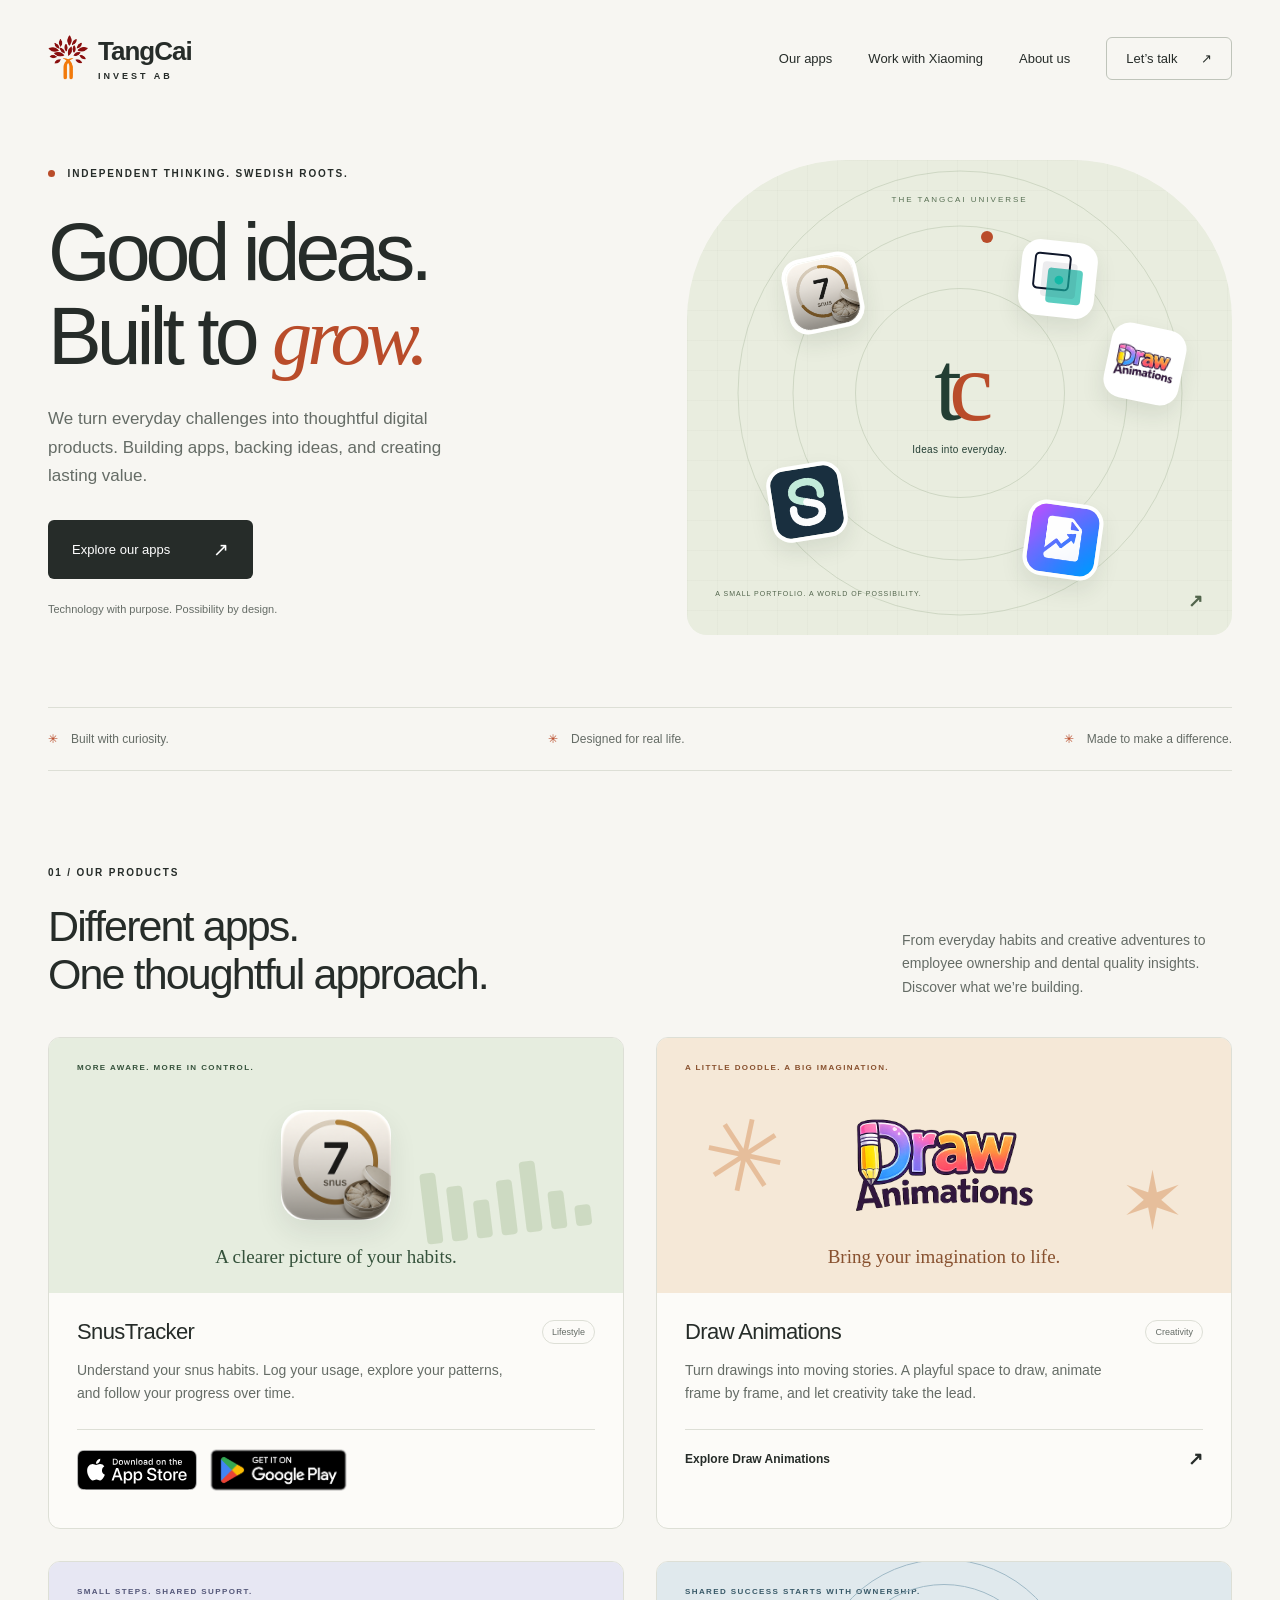
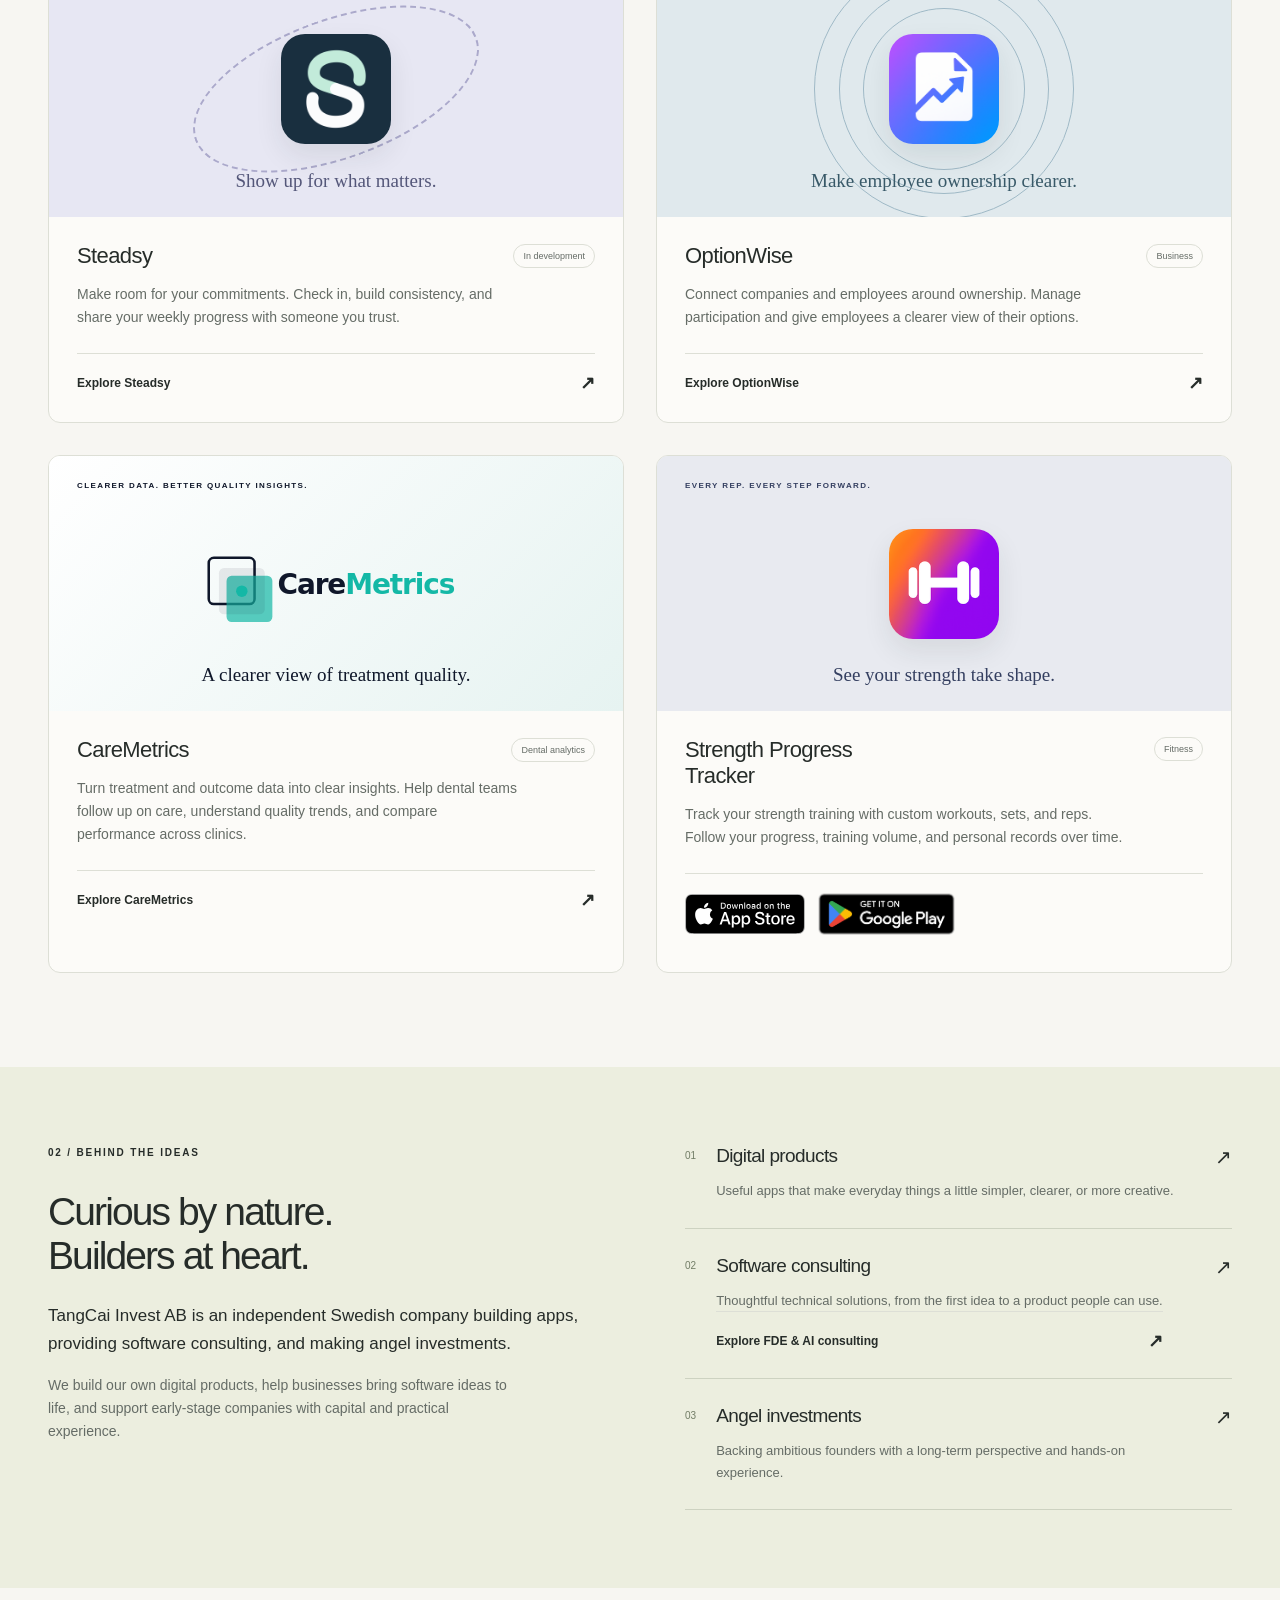
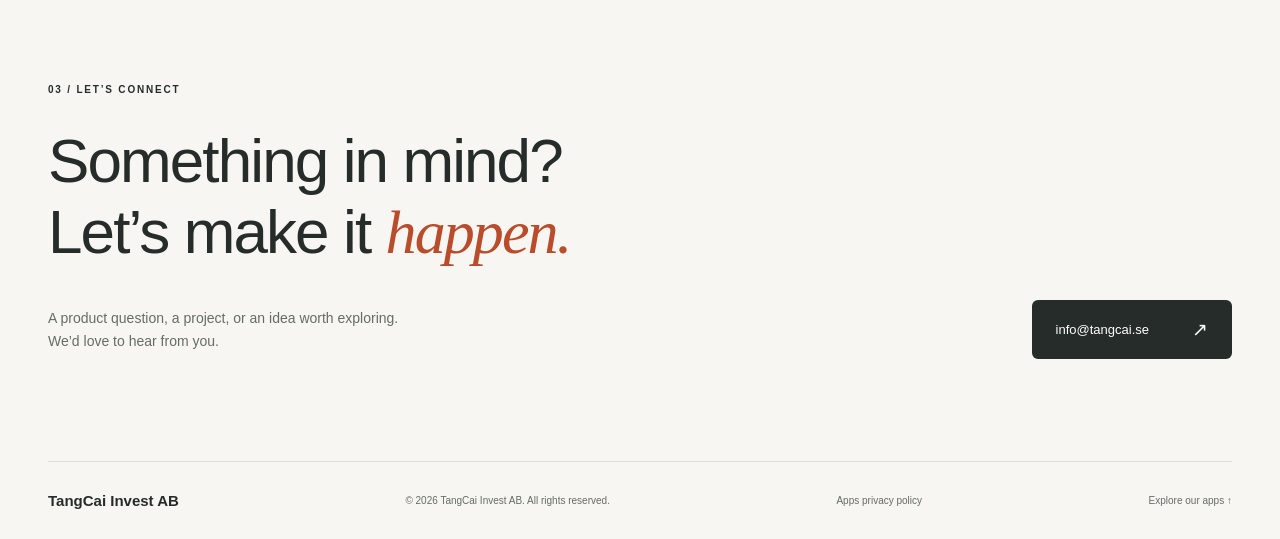
<file: index.html>
<!doctype html>
<html lang="en">
  <head>
    <meta charset="utf-8" />
    <meta name="viewport" content="width=device-width, initial-scale=1" />
    <meta
      name="description"
      content="TangCai Invest AB builds thoughtful digital products and supports ambitious businesses. Explore SnusTracker, Draw Animations, Steadsy, OptionWise, CareMetrics, and Strength Progress Tracker."
    />
    <link rel="canonical" href="https://tangcai.se/" />
    <meta name="robots" content="index, follow, max-image-preview:large" />
    <link rel="icon" type="image/png" href="logo.png" />
    <link
      rel="alternate"
      type="text/plain"
      href="llms.txt"
      title="TangCai company and app summary"
    />
    <meta property="og:url" content="https://tangcai.se/" />
    <meta property="og:site_name" content="TangCai Invest AB" />
    <meta property="og:locale" content="en_SE" />
    <meta property="og:image" content="https://tangcai.se/logo.png" />
    <meta property="og:image:width" content="1200" />
    <meta property="og:image:height" content="1200" />
    <meta property="og:image:alt" content="TangCai Invest AB tree logo" />
    <meta name="twitter:card" content="summary" />
    <meta
      name="twitter:title"
      content="TangCai Invest AB | Apps, Software Consulting &amp; Investments"
    />
    <meta
      name="twitter:description"
      content="Explore TangCai’s apps, software consulting, and angel investments. An independent Swedish company building useful digital products."
    />
    <meta name="twitter:image" content="https://tangcai.se/logo.png" />
    <meta name="twitter:image:alt" content="TangCai Invest AB tree logo" />
    <meta name="theme-color" content="#f7f6f2" />
    <meta
      property="og:title"
      content="TangCai Invest AB | Apps, Software Consulting & Investments"
    />
    <meta
      property="og:description"
      content="An independent Swedish company building useful apps, investing in ideas, and helping businesses move forward."
    />
    <meta property="og:type" content="website" />
    <title>TangCai Invest AB | Apps, Software Consulting & Investments</title>
    <script type="application/ld+json">
      {
        "@context": "https://schema.org",
        "@graph": [
          {
            "@type": "Organization",
            "@id": "https://tangcai.se/#organization",
            "name": "TangCai Invest AB",
            "legalName": "TangCai Invest AB",
            "url": "https://tangcai.se/",
            "logo": "https://tangcai.se/logo.png",
            "email": "info@tangcai.se",
            "description": "An independent Swedish company building apps, providing software consulting, and making angel investments."
          },
          {
            "@type": "WebSite",
            "@id": "https://tangcai.se/#website",
            "url": "https://tangcai.se/",
            "name": "TangCai Invest AB",
            "publisher": {
              "@id": "https://tangcai.se/#organization"
            },
            "inLanguage": "en"
          },
          {
            "@type": "WebPage",
            "@id": "https://tangcai.se/#webpage",
            "url": "https://tangcai.se/",
            "name": "TangCai Invest AB | Apps, Software Consulting & Investments",
            "isPartOf": {
              "@id": "https://tangcai.se/#website"
            },
            "about": {
              "@id": "https://tangcai.se/#organization"
            },
            "mainEntity": {
              "@id": "https://tangcai.se/#apps"
            },
            "inLanguage": "en"
          },
          {
            "@type": "SoftwareApplication",
            "@id": "https://tangcai.se/#snustracker",
            "name": "SnusTracker",
            "url": "https://apps.apple.com/app/id6752117399",
            "description": "Understand your snus habits. Log your usage, explore your patterns, and follow your progress over time.",
            "applicationCategory": "LifestyleApplication",
            "image": "https://tangcai.se/assets/snustracker.png",
            "publisher": {
              "@id": "https://tangcai.se/#organization"
            },
            "installUrl": [
              "https://apps.apple.com/app/id6752117399",
              "https://play.google.com/store/apps/details?id=com.snustracker"
            ],
            "operatingSystem": "iOS, Android"
          },
          {
            "@type": "SoftwareApplication",
            "@id": "https://tangcai.se/#draw-animations",
            "name": "Draw Animations",
            "url": "https://www.drawanimations.com",
            "description": "Turn drawings into moving stories. A playful space to draw, animate frame by frame, and let creativity take the lead.",
            "applicationCategory": "DesignApplication",
            "image": "https://tangcai.se/assets/draw-animations.png",
            "publisher": {
              "@id": "https://tangcai.se/#organization"
            }
          },
          {
            "@type": "SoftwareApplication",
            "@id": "https://tangcai.se/#steadsy",
            "name": "Steadsy",
            "url": "https://steadsy.app",
            "description": "Make room for your commitments. Check in, build consistency, and share your weekly progress with someone you trust.",
            "applicationCategory": "LifestyleApplication",
            "image": "https://tangcai.se/assets/steadsy.png",
            "publisher": {
              "@id": "https://tangcai.se/#organization"
            }
          },
          {
            "@type": "SoftwareApplication",
            "@id": "https://tangcai.se/#optionwise",
            "name": "OptionWise",
            "url": "https://home.optionwise.se",
            "description": "Connect companies and employees around ownership. Manage participation and give employees a clearer view of their options.",
            "applicationCategory": "BusinessApplication",
            "image": "https://tangcai.se/assets/optionwise.png",
            "publisher": {
              "@id": "https://tangcai.se/#organization"
            }
          },
          {
            "@type": "SoftwareApplication",
            "@id": "https://tangcai.se/#caremetrics",
            "name": "CareMetrics",
            "url": "https://caremetrics.se/sv/",
            "description": "Turn treatment and outcome data into clear insights. Help dental teams follow up on care, understand quality trends, and compare performance across clinics.",
            "applicationCategory": "BusinessApplication",
            "image": "https://tangcai.se/assets/caremetrics-logo.svg",
            "publisher": {
              "@id": "https://tangcai.se/#organization"
            }
          },
          {
            "@type": "ItemList",
            "@id": "https://tangcai.se/#apps",
            "name": "Apps by TangCai Invest AB",
            "numberOfItems": 6,
            "itemListElement": [
              {
                "@type": "ListItem",
                "position": 1,
                "item": {
                  "@id": "https://tangcai.se/#snustracker"
                }
              },
              {
                "@type": "ListItem",
                "position": 2,
                "item": {
                  "@id": "https://tangcai.se/#draw-animations"
                }
              },
              {
                "@type": "ListItem",
                "position": 3,
                "item": {
                  "@id": "https://tangcai.se/#steadsy"
                }
              },
              {
                "@type": "ListItem",
                "position": 4,
                "item": {
                  "@id": "https://tangcai.se/#optionwise"
                }
              },
              {
                "@type": "ListItem",
                "position": 5,
                "item": {
                  "@id": "https://tangcai.se/#caremetrics"
                }
              },
              {
                "@type": "ListItem",
                "position": 6,
                "item": {
                  "@id": "https://tangcai.se/#strength-progress-tracker"
                }
              }
            ]
          },
          {
            "@type": "SoftwareApplication",
            "@id": "https://tangcai.se/#strength-progress-tracker",
            "name": "Strength Progress Tracker",
            "url": "https://apps.apple.com/app/id6747354472",
            "description": "Track your strength training with custom workouts, sets, and reps. Follow your progress, training volume, and personal records over time.",
            "applicationCategory": "HealthApplication",
            "image": "https://tangcai.se/assets/strength-progress-tracker.png",
            "publisher": {
              "@id": "https://tangcai.se/#organization"
            },
            "installUrl": [
              "https://apps.apple.com/app/id6747354472",
              "https://play.google.com/store/apps/details?id=com.tangcai.gymprogresstracker"
            ],
            "operatingSystem": "iOS, Android"
          }
        ]
      }
    </script>
    <link rel="stylesheet" href="styles.css" />
  </head>
  <body>
    <a class="skip-link" href="#main">Skip to content</a>
    <header class="site-header wrap">
      <a class="brand" href="#" aria-label="TangCai Invest AB home"
        ><span class="brand-symbol"><img src="logo.png" alt="" /></span
        ><span>TangCai<span class="brand-sub">INVEST AB</span></span></a
      >
      <nav aria-label="Main navigation">
        <a href="#apps">Our apps</a><a href="work-with-me/">Work with Xiaoming</a><a href="#about">About us</a
        ><a class="nav-contact" href="#contact"
          >Let’s talk <span aria-hidden="true">↗</span></a
        >
      </nav>
    </header>
    <main id="main">
      <section class="hero wrap" aria-labelledby="hero-title">
        <div class="hero-copy">
          <p class="eyebrow">
            <span class="status-dot"></span> INDEPENDENT THINKING. SWEDISH
            ROOTS.
          </p>
          <h1 id="hero-title">Good ideas.<br />Built to <em>grow.</em></h1>
          <p class="lead">
            We turn everyday challenges into thoughtful digital products.
            Building apps, backing ideas, and creating lasting value.
          </p>
          <a class="button" href="#apps"
            >Explore our apps <span aria-hidden="true">↗</span></a
          >
          <p class="hero-note">
            Technology with purpose. Possibility by design.
          </p>
        </div>
        <div class="hero-art" aria-hidden="true">
          <div class="art-grid"></div>
          <div class="orbit orbit-one"></div>
          <div class="orbit orbit-two"></div>
          <div class="orbit orbit-three"></div>
          <span class="art-label">THE TANGCAI UNIVERSE</span>
          <div class="core">t<span>c</span><i>Ideas into everyday.</i></div>
          <img
            class="floating-icon icon-snus"
            src="assets/snustracker.png"
            alt=""
          /><img
            class="floating-icon icon-draw"
            src="assets/draw-animations.png"
            alt=""
          /><img
            class="floating-icon icon-steadsy"
            src="assets/steadsy.png"
            alt=""
          /><img
            class="floating-icon icon-option"
            src="assets/optionwise.png"
            alt=""
          /><img
            class="floating-icon icon-caremetrics"
            src="assets/caremetrics.svg"
            alt=""
          /><span class="orbit-point"></span
          ><span class="art-footer"
            >A SMALL PORTFOLIO. A WORLD OF POSSIBILITY. <b>↗</b></span
          >
        </div>
      </section>
      <div class="intro-strip wrap">
        <span>Built with curiosity.</span><span>Designed for real life.</span
        ><span>Made to make a difference.</span>
      </div>
      <section
        class="apps wrap section-space"
        id="apps"
        aria-labelledby="apps-title"
      >
        <div class="section-heading">
          <div>
            <p class="eyebrow">01 / OUR PRODUCTS</p>
            <h2 id="apps-title">
              Different apps.<br />One thoughtful approach.
            </h2>
          </div>
          <p>
            From everyday habits and creative adventures to employee ownership
            and dental quality insights. Discover what we’re building.
          </p>
        </div>
        <div class="app-grid">
          <article class="app-card" id="snustracker">
            <div class="product-art snus-art">
              <span class="art-category">MORE AWARE. MORE IN CONTROL.</span
              ><img
                src="assets/snustracker.png"
                alt="SnusTracker app icon"
                width="110"
                height="110"
              />
              <div class="mini-chart" aria-hidden="true">
                <i></i><i></i><i></i><i></i><i></i><i></i><i></i>
              </div>
              <span class="art-caption">A clearer picture of your habits.</span>
            </div>
            <div class="card-content">
              <div class="card-title">
                <h3>SnusTracker</h3>
                <span class="tag">Lifestyle</span>
              </div>
              <p>
                Understand your snus habits. Log your usage, explore your
                patterns, and follow your progress over time.
              </p>
              <div class="store-badges" aria-label="Download SnusTracker">
                <a
                  href="https://apps.apple.com/app/id6752117399"
                  target="_blank"
                  rel="noopener noreferrer"
                  aria-label="Download SnusTracker on the App Store"
                  ><img
                    src="assets/app-store-badge.svg"
                    alt="Download on the App Store"
                    width="120"
                    height="40"
                    loading="lazy"
                /></a>
                <a
                  class="google-play-badge"
                  href="https://play.google.com/store/apps/details?id=com.snustracker"
                  target="_blank"
                  rel="noopener noreferrer"
                  aria-label="Get SnusTracker on Google Play"
                  ><img
                    src="assets/google-play-badge.png"
                    alt="Get it on Google Play"
                    width="155"
                    height="60"
                    loading="lazy"
                /></a>
              </div>
            </div>
          </article>
          <article class="app-card" id="draw-animations">
            <div class="product-art draw-art">
              <span class="art-category"
                >A LITTLE DOODLE. A BIG IMAGINATION.</span
              ><span class="doodle doodle-one" aria-hidden="true">✳</span
              ><span class="doodle doodle-two" aria-hidden="true">✶</span
              ><img
                src="assets/draw-animations.png"
                alt="Draw Animations app icon"
                width="110"
                height="110"
              /><span class="art-caption">Bring your imagination to life.</span>
            </div>
            <div class="card-content">
              <div class="card-title">
                <h3>Draw Animations</h3>
                <span class="tag">Creativity</span>
              </div>
              <p>
                Turn drawings into moving stories. A playful space to draw,
                animate frame by frame, and let creativity take the lead.
              </p>
              <a
                class="text-link"
                href="https://www.drawanimations.com"
                target="_blank"
                rel="noopener noreferrer"
                >Explore Draw Animations <span aria-hidden="true">↗</span></a
              >
            </div>
          </article>
          <article class="app-card" id="steadsy">
            <div class="product-art steadsy-art">
              <span class="art-category">SMALL STEPS. SHARED SUPPORT.</span
              ><span class="step-line" aria-hidden="true"></span
              ><img
                src="assets/steadsy.png"
                alt="Steadsy app icon"
                width="110"
                height="110"
              /><span class="art-caption">Show up for what matters.</span>
            </div>
            <div class="card-content">
              <div class="card-title">
                <h3>Steadsy</h3>
                <span class="tag">In development</span>
              </div>
              <p>
                Make room for your commitments. Check in, build consistency, and
                share your weekly progress with someone you trust.
              </p>
              <a
                class="text-link"
                href="https://steadsy.app"
                target="_blank"
                rel="noopener noreferrer"
                >Explore Steadsy <span aria-hidden="true">↗</span></a
              >
            </div>
          </article>
          <article class="app-card" id="optionwise">
            <div class="product-art option-art">
              <span class="art-category"
                >SHARED SUCCESS STARTS WITH OWNERSHIP.</span
              >
              <div class="ownership-rings" aria-hidden="true"></div>
              <img
                src="assets/optionwise.png"
                alt="OptionWise app icon"
                width="110"
                height="110"
              /><span class="art-caption"
                >Make employee ownership clearer.</span
              >
            </div>
            <div class="card-content">
              <div class="card-title">
                <h3>OptionWise</h3>
                <span class="tag">Business</span>
              </div>
              <p>
                Connect companies and employees around ownership. Manage
                participation and give employees a clearer view of their
                options.
              </p>
              <a
                class="text-link"
                href="https://home.optionwise.se"
                target="_blank"
                rel="noopener noreferrer"
                >Explore OptionWise <span aria-hidden="true">↗</span></a
              >
            </div>
          </article>
          <article class="app-card caremetrics-card" id="caremetrics">
            <div class="product-art caremetrics-art">
              <span class="art-category"
                >CLEARER DATA. BETTER QUALITY INSIGHTS.</span
              >

              <img
                src="assets/caremetrics-logo.svg"
                alt="CareMetrics"
                width="220"
                height="60"
              />
              <span class="art-caption"
                >A clearer view of treatment quality.</span
              >
            </div>
            <div class="card-content">
              <div class="card-title">
                <h3>CareMetrics</h3>
                <span class="tag">Dental analytics</span>
              </div>
              <p>
                Turn treatment and outcome data into clear insights. Help dental
                teams follow up on care, understand quality trends, and compare
                performance across clinics.
              </p>
              <a
                class="text-link"
                href="https://caremetrics.se/sv/"
                target="_blank"
                rel="noopener noreferrer"
                >Explore CareMetrics <span aria-hidden="true">↗</span></a
              >
            </div>
          </article>
          <article class="app-card" id="strength-progress-tracker">
            <div class="product-art strength-art">
              <span class="art-category">EVERY REP. EVERY STEP FORWARD.</span>
              <img
                src="assets/strength-progress-tracker.png"
                alt="Strength Progress Tracker app icon"
                width="110"
                height="110"
              />
              <span class="art-caption">See your strength take shape.</span>
            </div>
            <div class="card-content">
              <div class="card-title">
                <h3>Strength Progress Tracker</h3>
                <span class="tag">Fitness</span>
              </div>
              <p>
                Track your strength training with custom workouts, sets, and
                reps. Follow your progress, training volume, and personal
                records over time.
              </p>
              <div
                class="store-badges"
                aria-label="Download Strength Progress Tracker"
              >
                <a
                  href="https://apps.apple.com/app/id6747354472"
                  target="_blank"
                  rel="noopener noreferrer"
                  aria-label="Download Strength Progress Tracker on the App Store"
                  ><img
                    src="assets/app-store-badge.svg"
                    alt="Download on the App Store"
                    width="120"
                    height="40"
                    loading="lazy"
                /></a>
                <a
                  class="google-play-badge"
                  href="https://play.google.com/store/apps/details?id=com.tangcai.gymprogresstracker"
                  target="_blank"
                  rel="noopener noreferrer"
                  aria-label="Get Strength Progress Tracker on Google Play"
                  ><img
                    src="assets/google-play-badge.png"
                    alt="Get it on Google Play"
                    width="155"
                    height="60"
                    loading="lazy"
                /></a>
              </div>
            </div>
          </article>
        </div>
      </section>
      <section class="about-section" id="about">
        <div class="wrap about-layout">
          <div>
            <p class="eyebrow">02 / BEHIND THE IDEAS</p>
            <h2>Curious by nature.<br />Builders at heart.</h2>
            <p class="about-lead">
              TangCai Invest AB is an independent Swedish company building apps,
              providing software consulting, and making angel investments.
            </p>
            <p>
              We build our own digital products, help businesses bring software
              ideas to life, and support early-stage companies with capital and
              practical experience.
            </p>
          </div>
          <div class="services">
            <article>
              <span>01</span>
              <div>
                <h3>Digital products</h3>
                <p>
                  Useful apps that make everyday things a little simpler,
                  clearer, or more creative.
                </p>
              </div>
              <b aria-hidden="true">↗</b>
            </article>
            <article>
              <span>02</span>
              <div>
                <h3>Software consulting</h3>
                <p>
                  Thoughtful technical solutions, from the first idea to a
                  product people can use.
                </p>
                <a class="text-link" href="work-with-me/">Explore FDE &amp; AI consulting <span aria-hidden="true">↗</span></a>
              </div>
              <b aria-hidden="true">↗</b>
            </article>
            <article>
              <span>03</span>
              <div>
                <h3>Angel investments</h3>
                <p>
                  Backing ambitious founders with a long-term perspective and
                  hands-on experience.
                </p>
              </div>
              <b aria-hidden="true">↗</b>
            </article>
          </div>
        </div>
      </section>
      <section class="contact wrap section-space" id="contact">
        <p class="eyebrow">03 / LET’S CONNECT</p>
        <h2>Something in mind?<br />Let’s make it <em>happen.</em></h2>
        <div class="contact-bottom">
          <p>
            A product question, a project, or an idea worth exploring.<br />We’d
            love to hear from you.
          </p>
          <a
            class="button"
            href="mailto:info@tangcai.se?subject=Enquiry%20to%20TangCai%20Invest%20AB"
            aria-label="Email TangCai Invest AB at info@tangcai.se"
            title="Open your email app"
            >info@tangcai.se <span aria-hidden="true">↗</span></a
          >
        </div>
      </section>
    </main>
    <footer class="wrap">
      <a class="footer-brand" href="#">TangCai Invest AB</a
      ><span>© 2026 TangCai Invest AB. All rights reserved.</span
      ><a href="apps/privacy/">Apps privacy policy</a
      ><a href="#apps">Explore our apps ↑</a>
    </footer>
  </body>
</html>
</file>
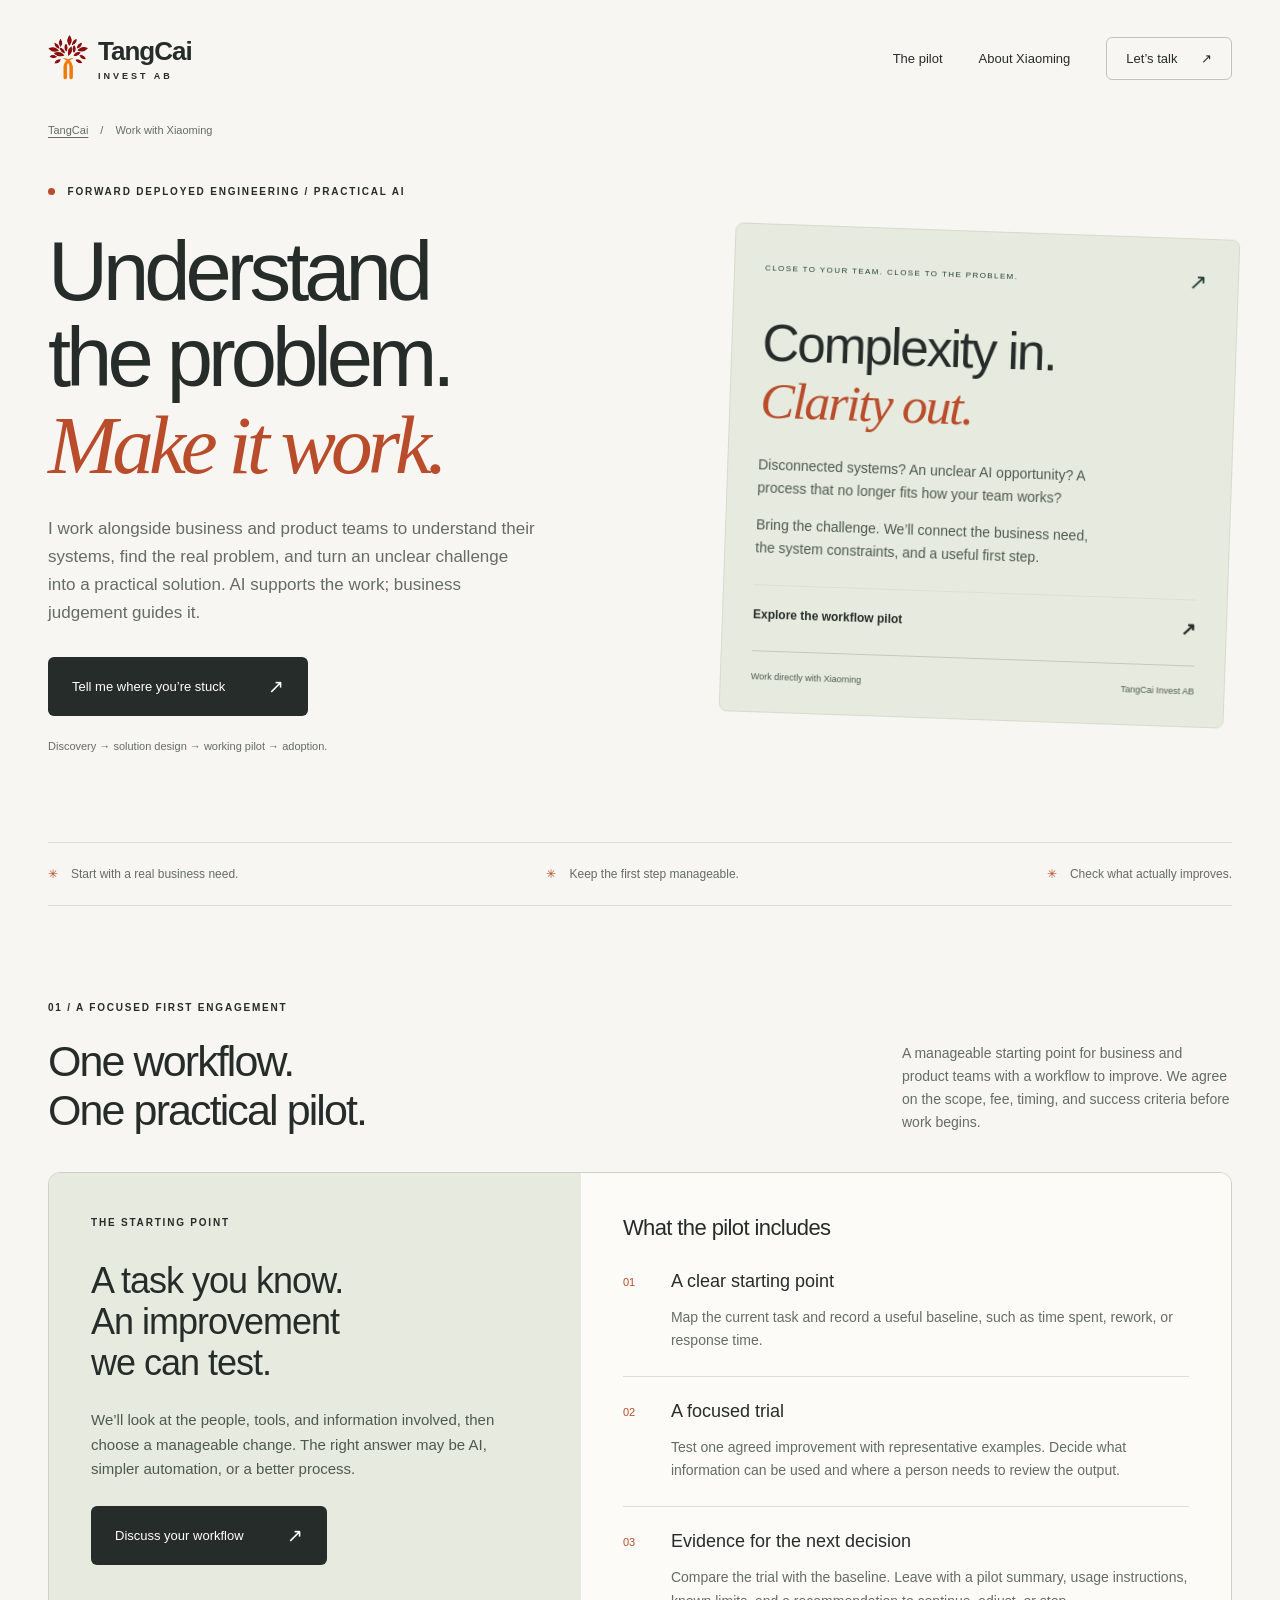
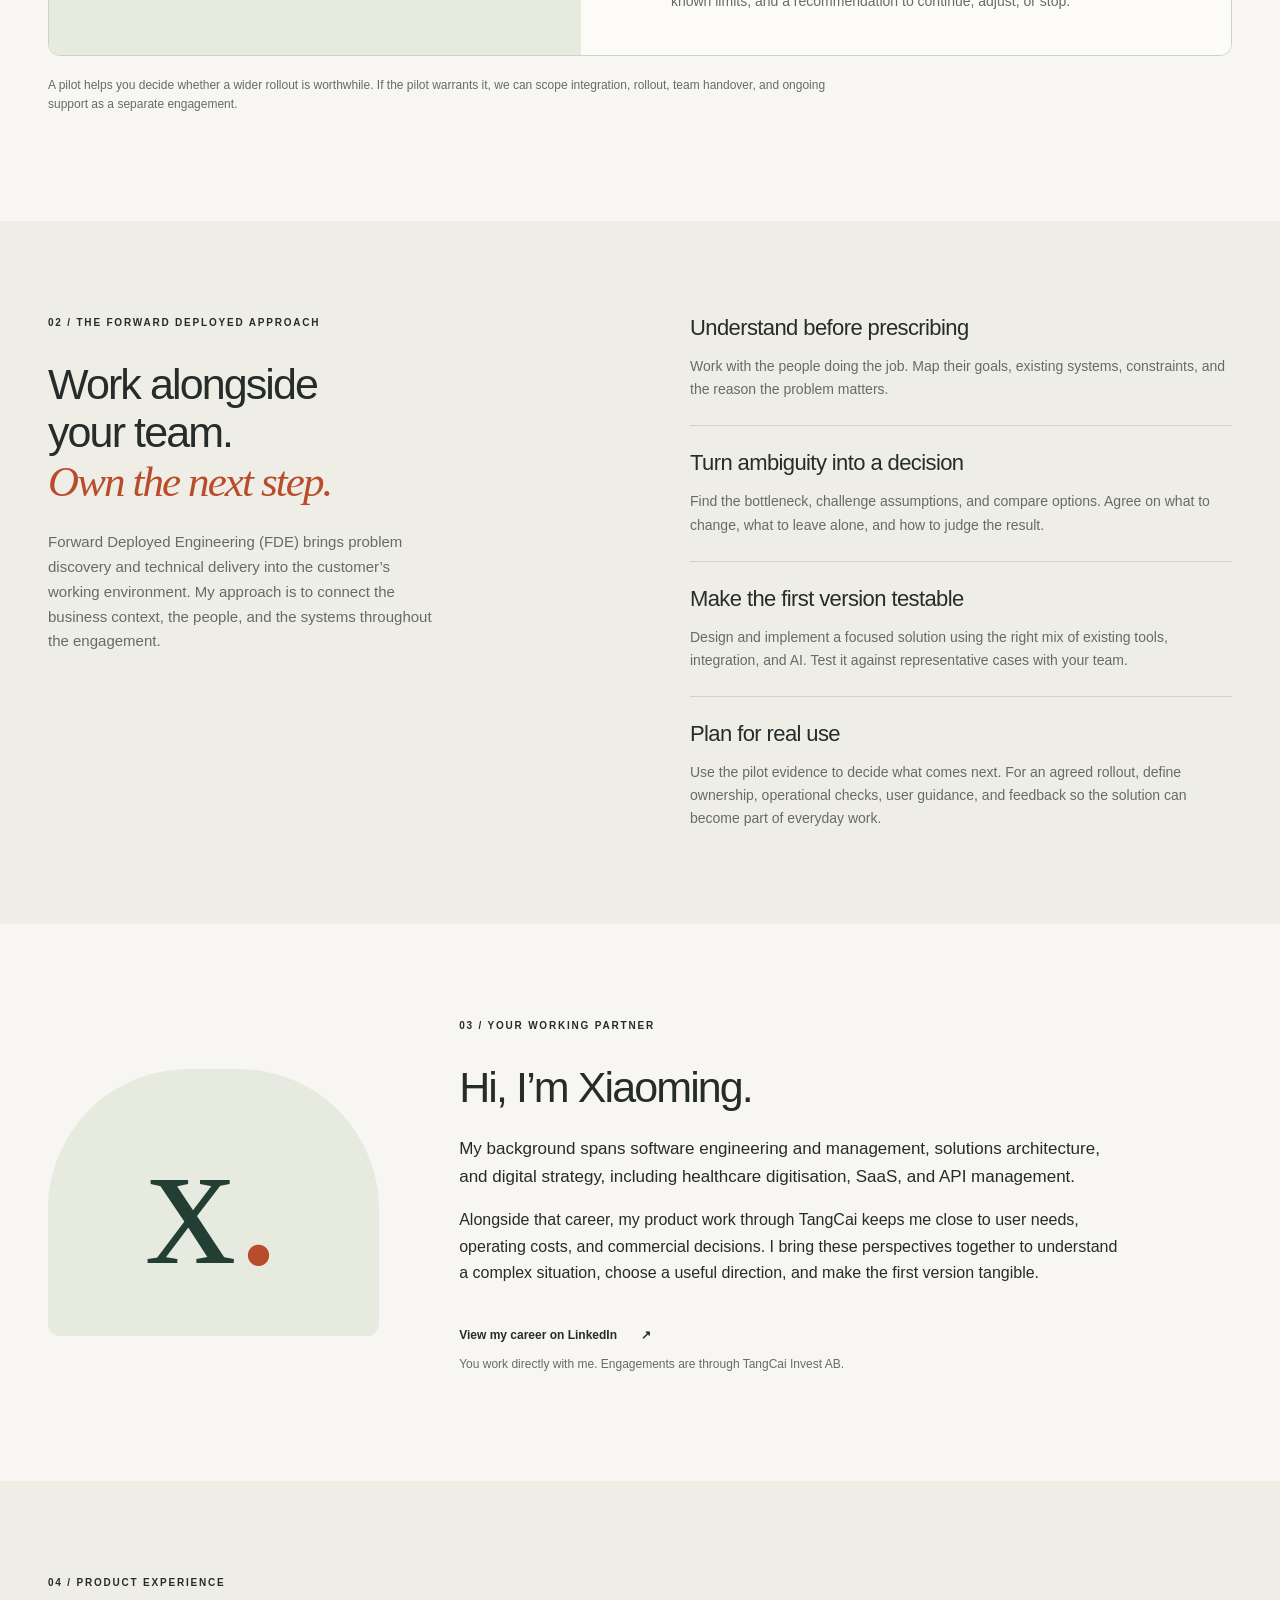
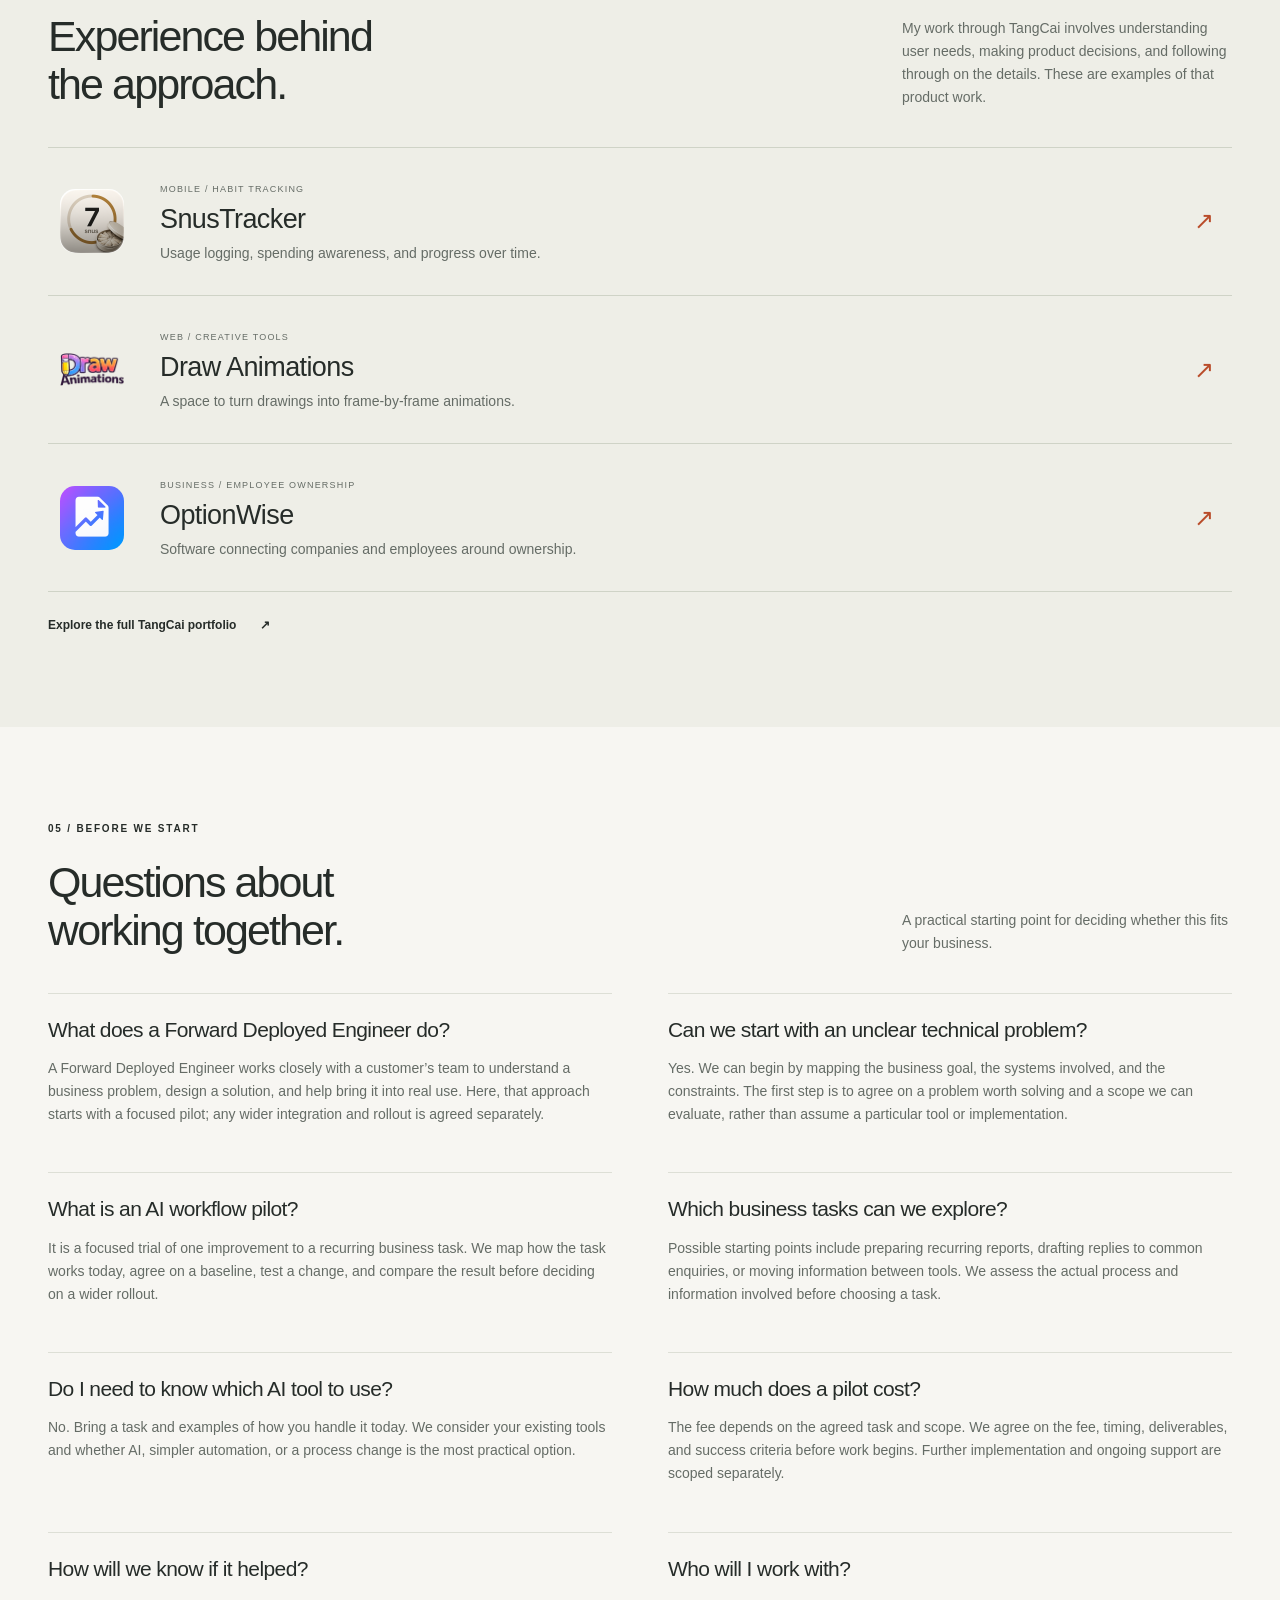
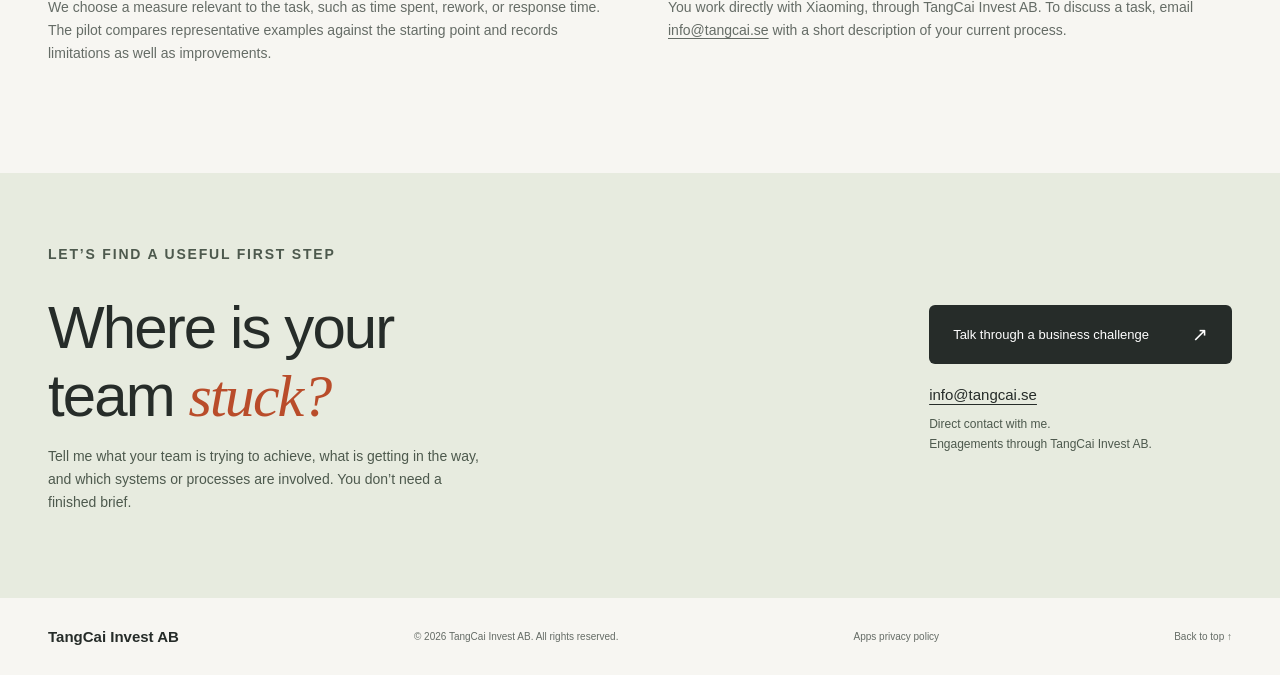
<file: work-with-me/index.html>
<!doctype html>
<html lang="en">
<head>
  <meta charset="utf-8" />
  <meta name="viewport" content="width=device-width, initial-scale=1" />
  <title>Forward Deployed Engineering &amp; AI Consulting | Xiaoming</title>
  <meta name="description" content="Work with Xiaoming on business problems, systems, and practical AI. A forward deployed engineering approach from discovery to a tested solution and adoption." />
  <meta name="robots" content="index, follow, max-image-preview:large" />
  <link rel="canonical" href="https://tangcai.se/work-with-me/" />
  <link rel="icon" type="image/png" href="../logo.png" />
  <meta name="theme-color" content="#f7f6f2" />
  <meta property="og:type" content="website" />
  <meta property="og:site_name" content="TangCai Invest AB" />
  <meta property="og:title" content="Forward Deployed Engineering &amp; AI Consulting | Xiaoming" />
  <meta property="og:description" content="Business understanding, solution design, and practical AI delivery. Work with Xiaoming using a forward deployed engineering approach, starting with a focused pilot." />
  <meta property="og:url" content="https://tangcai.se/work-with-me/" />
  <meta property="og:image" content="https://tangcai.se/logo.png" />
  <meta property="og:image:alt" content="TangCai Invest AB tree logo" />
  <meta name="twitter:card" content="summary" />
  <meta name="twitter:title" content="Forward Deployed Engineering &amp; AI Consulting | Xiaoming" />
  <meta name="twitter:description" content="Business understanding, solution design, and practical AI delivery. Work with Xiaoming using a forward deployed engineering approach, starting with a focused pilot." />
  <meta name="twitter:image" content="https://tangcai.se/logo.png" />
  <meta name="twitter:image:alt" content="TangCai Invest AB tree logo" />
  <link rel="alternate" type="text/plain" href="../llms.txt" title="TangCai services and product summary" />
  <link rel="stylesheet" href="../styles.css" />
  <link rel="stylesheet" href="profile.css" />
  <script type="application/ld+json">
{
  "@context": "https://schema.org",
  "@graph": [
    {
      "@type": "Organization",
      "@id": "https://tangcai.se/#organization",
      "name": "TangCai Invest AB",
      "url": "https://tangcai.se/",
      "email": "info@tangcai.se",
      "logo": "https://tangcai.se/logo.png"
    },
    {
      "@type": "WebSite",
      "@id": "https://tangcai.se/#website",
      "url": "https://tangcai.se/",
      "name": "TangCai Invest AB",
      "publisher": {
        "@id": "https://tangcai.se/#organization"
      }
    },
    {
      "@type": "Person",
      "@id": "https://tangcai.se/work-with-me/#xiaoming",
      "name": "Xiaoming",
      "url": "https://tangcai.se/work-with-me/",
      "description": "Background in software engineering and management, solutions architecture, healthcare digitisation, SaaS, and API management. Offers a forward deployed engineering approach through TangCai.",
      "affiliation": {
        "@id": "https://tangcai.se/#organization"
      },
      "sameAs": [
        "https://www.linkedin.com/in/ming83/"
      ]
    },
    {
      "@type": "WebPage",
      "@id": "https://tangcai.se/work-with-me/#webpage",
      "url": "https://tangcai.se/work-with-me/",
      "name": "Forward Deployed Engineering & AI Consulting | Xiaoming",
      "description": "Work alongside Xiaoming to understand business and system challenges, design a solution, and evaluate a practical pilot using a forward deployed engineering approach.",
      "inLanguage": "en",
      "isPartOf": {
        "@id": "https://tangcai.se/#website"
      },
      "mainEntity": {
        "@id": "https://tangcai.se/work-with-me/#pilot"
      },
      "about": [
        {
          "@id": "https://tangcai.se/work-with-me/#xiaoming"
        },
        {
          "@id": "https://tangcai.se/work-with-me/#pilot"
        }
      ],
      "breadcrumb": {
        "@id": "https://tangcai.se/work-with-me/#breadcrumb"
      }
    },
    {
      "@type": "Service",
      "@id": "https://tangcai.se/work-with-me/#pilot",
      "name": "One workflow pilot",
      "serviceType": [
        "AI workflow consulting",
        "Forward deployed engineering"
      ],
      "url": "https://tangcai.se/work-with-me/#services",
      "description": "A focused engagement to map a recurring task, establish a baseline, test one improvement, and provide a pilot summary, usage instructions, known limits, and a recommendation. Scope, fee, timing, and success criteria are agreed before work begins. Wider integration, rollout, team handover, and support can be scoped separately.",
      "provider": {
        "@id": "https://tangcai.se/#organization"
      },
      "audience": {
        "@type": "Audience",
        "audienceType": "Business and product teams"
      },
      "mainEntityOfPage": {
        "@id": "https://tangcai.se/work-with-me/#webpage"
      }
    },
    {
      "@type": "BreadcrumbList",
      "@id": "https://tangcai.se/work-with-me/#breadcrumb",
      "itemListElement": [
        {
          "@type": "ListItem",
          "position": 1,
          "name": "TangCai",
          "item": "https://tangcai.se/"
        },
        {
          "@type": "ListItem",
          "position": 2,
          "name": "Work with Xiaoming",
          "item": "https://tangcai.se/work-with-me/"
        }
      ]
    }
  ]
}
  </script>
</head>
<body class="profile-page">
  <a class="skip-link" href="#main">Skip to content</a>
  <header class="site-header wrap">
    <a class="brand" href="../" aria-label="TangCai Invest AB home"><span class="brand-symbol"><img src="../logo.png" alt="" /></span><span>TangCai<span class="brand-sub">INVEST AB</span></span></a>
    <nav aria-label="Main navigation"><a href="#services">The pilot</a><a href="#about">About Xiaoming</a><a class="nav-contact" href="#contact">Let’s talk <span aria-hidden="true">↗</span></a></nav>
  </header>
  <main id="main">
    <nav class="breadcrumbs wrap" aria-label="Breadcrumb"><a href="../">TangCai</a><span aria-hidden="true">/</span><span aria-current="page">Work with Xiaoming</span></nav>
    <section class="profile-hero wrap" aria-labelledby="hero-title">
      <div>
        <p class="eyebrow"><span class="status-dot"></span> FORWARD DEPLOYED ENGINEERING / PRACTICAL AI</p>
        <h1 id="hero-title">Understand<br />the problem.<br /><em>Make it work.</em></h1>
        <p class="lead">I work alongside business and product teams to understand their systems, find the real problem, and turn an unclear challenge into a practical solution. AI supports the work; business judgement guides it.</p>
        <a class="button" href="#contact">Tell me where you’re stuck <span aria-hidden="true">↗</span></a>
        <p class="hero-note">Discovery → solution design → working pilot → adoption.</p>
      </div>
      <aside class="builder-card" aria-label="A practical starting point">
        <div class="card-topline"><span>CLOSE TO YOUR TEAM. CLOSE TO THE PROBLEM.</span><span aria-hidden="true">↗</span></div>
        <p class="opportunity-heading">Complexity in.<br /><em>Clarity out.</em></p>
        <div class="builder-intro"><p>Disconnected systems? An unclear AI opportunity? A process that no longer fits how your team works?</p><p>Bring the challenge. We’ll connect the business need, the system constraints, and a useful first step.</p></div>
        <a class="text-link" href="#services">Explore the workflow pilot <span aria-hidden="true">↗</span></a>
        <div class="builder-footer"><span>Work directly with Xiaoming</span><span>TangCai Invest AB</span></div>
      </aside>
    </section>
    <div class="intro-strip wrap"><span>Start with a real business need.</span><span>Keep the first step manageable.</span><span>Check what actually improves.</span></div>
    <section class="wrap section-space" id="services" aria-labelledby="services-title">
      <div class="section-heading"><div><p class="eyebrow">01 / A FOCUSED FIRST ENGAGEMENT</p><h2 id="services-title">One workflow.<br />One practical pilot.</h2></div><p>A manageable starting point for business and product teams with a workflow to improve. We agree on the scope, fee, timing, and success criteria before work begins.</p></div>
      <div class="pilot-layout">
        <div class="pilot-intro"><p class="eyebrow">THE STARTING POINT</p><h3>A task you know.<br />An improvement<br />we can test.</h3><p>We’ll look at the people, tools, and information involved, then choose a manageable change. The right answer may be AI, simpler automation, or a better process.</p><a class="button" href="#contact">Discuss your workflow <span aria-hidden="true">↗</span></a></div>
        <div class="pilot-deliverables"><h3>What the pilot includes</h3><ol class="process-list"><li><h4>A clear starting point</h4><p>Map the current task and record a useful baseline, such as time spent, rework, or response time.</p></li><li><h4>A focused trial</h4><p>Test one agreed improvement with representative examples. Decide what information can be used and where a person needs to review the output.</p></li><li><h4>Evidence for the next decision</h4><p>Compare the trial with the baseline. Leave with a pilot summary, usage instructions, known limits, and a recommendation to continue, adjust, or stop.</p></li></ol></div>
      </div>
      <p class="pilot-note">A pilot helps you decide whether a wider rollout is worthwhile. If the pilot warrants it, we can scope integration, rollout, team handover, and ongoing support as a separate engagement.</p>
    </section>
    <section class="approach-section" id="fde" aria-labelledby="approach-title"><div class="wrap section-space approach-layout">
      <div><p class="eyebrow">02 / THE FORWARD DEPLOYED APPROACH</p><h2 id="approach-title">Work alongside<br />your team.<br /><em>Own the next step.</em></h2><p class="approach-copy">Forward Deployed Engineering (FDE) brings problem discovery and technical delivery into the customer’s working environment. My approach is to connect the business context, the people, and the systems throughout the engagement.</p></div>
      <div class="principles"><article><h3>Understand before prescribing</h3><p>Work with the people doing the job. Map their goals, existing systems, constraints, and the reason the problem matters.</p></article><article><h3>Turn ambiguity into a decision</h3><p>Find the bottleneck, challenge assumptions, and compare options. Agree on what to change, what to leave alone, and how to judge the result.</p></article><article><h3>Make the first version testable</h3><p>Design and implement a focused solution using the right mix of existing tools, integration, and AI. Test it against representative cases with your team.</p></article><article><h3>Plan for real use</h3><p>Use the pilot evidence to decide what comes next. For an agreed rollout, define ownership, operational checks, user guidance, and feedback so the solution can become part of everyday work.</p></article></div>
    </div></section>
    <section class="wrap section-space about-profile" id="about" aria-labelledby="about-title"><div class="profile-signature" aria-hidden="true">x<span>.</span></div><div><p class="eyebrow">03 / YOUR WORKING PARTNER</p><h2 id="about-title">Hi, I’m Xiaoming.</h2><p class="about-lead">My background spans software engineering and management, solutions architecture, and digital strategy, including healthcare digitisation, SaaS, and API management.</p><p>Alongside that career, my product work through TangCai keeps me close to user needs, operating costs, and commercial decisions. I bring these perspectives together to understand a complex situation, choose a useful direction, and make the first version tangible.</p><a class="all-work" href="https://www.linkedin.com/in/ming83/" rel="me">View my career on LinkedIn <span aria-hidden="true">↗</span></a><p class="personal-note">You work directly with me. Engagements are through TangCai Invest AB.</p></div></section>
    <section class="work-section" id="work" aria-labelledby="work-title"><div class="wrap section-space">
      <div class="section-heading"><div><p class="eyebrow">04 / PRODUCT EXPERIENCE</p><h2 id="work-title">Experience behind<br />the approach.</h2></div><p>My work through TangCai involves understanding user needs, making product decisions, and following through on the details. These are examples of that product work.</p></div>
      <div class="selected-work">
        <a class="work-row" href="../#snustracker"><div class="work-icon"><img src="../assets/snustracker.png" alt="" width="64" height="64" loading="lazy" /></div><div><span class="work-category">MOBILE / HABIT TRACKING</span><h3>SnusTracker</h3><p>Usage logging, spending awareness, and progress over time.</p></div><span class="work-arrow" aria-hidden="true">↗</span></a>
        <a class="work-row" href="../#draw-animations"><div class="work-icon draw-icon"><img src="../assets/draw-animations.png" alt="" width="64" height="64" loading="lazy" /></div><div><span class="work-category">WEB / CREATIVE TOOLS</span><h3>Draw Animations</h3><p>A space to turn drawings into frame-by-frame animations.</p></div><span class="work-arrow" aria-hidden="true">↗</span></a>
        <a class="work-row" href="../#optionwise"><div class="work-icon"><img src="../assets/optionwise.png" alt="" width="64" height="64" loading="lazy" /></div><div><span class="work-category">BUSINESS / EMPLOYEE OWNERSHIP</span><h3>OptionWise</h3><p>Software connecting companies and employees around ownership.</p></div><span class="work-arrow" aria-hidden="true">↗</span></a>
      </div><a class="all-work" href="../#apps">Explore the full TangCai portfolio <span aria-hidden="true">↗</span></a>
    </div></section>
    <section class="wrap section-space faq-section" id="questions" aria-labelledby="questions-title">
      <div class="section-heading"><div><p class="eyebrow">05 / BEFORE WE START</p><h2 id="questions-title">Questions about<br />working together.</h2></div><p>A practical starting point for deciding whether this fits your business.</p></div>
      <div class="faq-grid">
        <article><h3>What does a Forward Deployed Engineer do?</h3><p>A Forward Deployed Engineer works closely with a customer’s team to understand a business problem, design a solution, and help bring it into real use. Here, that approach starts with a focused pilot; any wider integration and rollout is agreed separately.</p></article>
        <article><h3>Can we start with an unclear technical problem?</h3><p>Yes. We can begin by mapping the business goal, the systems involved, and the constraints. The first step is to agree on a problem worth solving and a scope we can evaluate, rather than assume a particular tool or implementation.</p></article>
        <article><h3>What is an AI workflow pilot?</h3><p>It is a focused trial of one improvement to a recurring business task. We map how the task works today, agree on a baseline, test a change, and compare the result before deciding on a wider rollout.</p></article>
        <article><h3>Which business tasks can we explore?</h3><p>Possible starting points include preparing recurring reports, drafting replies to common enquiries, or moving information between tools. We assess the actual process and information involved before choosing a task.</p></article>
        <article><h3>Do I need to know which AI tool to use?</h3><p>No. Bring a task and examples of how you handle it today. We consider your existing tools and whether AI, simpler automation, or a process change is the most practical option.</p></article>
        <article><h3>How much does a pilot cost?</h3><p>The fee depends on the agreed task and scope. We agree on the fee, timing, deliverables, and success criteria before work begins. Further implementation and ongoing support are scoped separately.</p></article>
        <article><h3>How will we know if it helped?</h3><p>We choose a measure relevant to the task, such as time spent, rework, or response time. The pilot compares representative examples against the starting point and records limitations as well as improvements.</p></article>
        <article><h3>Who will I work with?</h3><p>You work directly with Xiaoming, through TangCai Invest AB. To discuss a task, email <a href="mailto:info@tangcai.se">info@tangcai.se</a> with a short description of your current process.</p></article>
      </div>
    </section>
    <section class="contact-panel" id="contact" aria-labelledby="contact-title"><div class="wrap contact-layout"><div><p class="eyebrow">LET’S FIND A USEFUL FIRST STEP</p><h2 id="contact-title">Where is your<br />team <em>stuck?</em></h2><p>Tell me what your team is trying to achieve, what is getting in the way, and which systems or processes are involved. You don’t need a finished brief.</p></div><div class="contact-action"><a class="button" href="mailto:info@tangcai.se?subject=Work%20with%20Xiaoming&amp;body=Hi%20Xiaoming%2C%0A%0AOur%20business%20challenge%3A%20%0AHow%20we%20do%20it%20today%3A%20%0ASystems%20or%20constraints%20involved%3A%20%0AWhat%20we%27d%20like%20to%20improve%3A%20%0A" title="Open your email app">Talk through a business challenge <span aria-hidden="true">↗</span></a><a class="email-link" href="mailto:info@tangcai.se">info@tangcai.se</a><p>Direct contact with me.<br />Engagements through TangCai Invest AB.</p></div></div></section>
  </main>
  <footer class="wrap"><a class="footer-brand" href="../">TangCai Invest AB</a><span>© 2026 TangCai Invest AB. All rights reserved.</span><a href="../apps/privacy/">Apps privacy policy</a><a href="#main">Back to top ↑</a></footer>
</body>
</html>
</file>
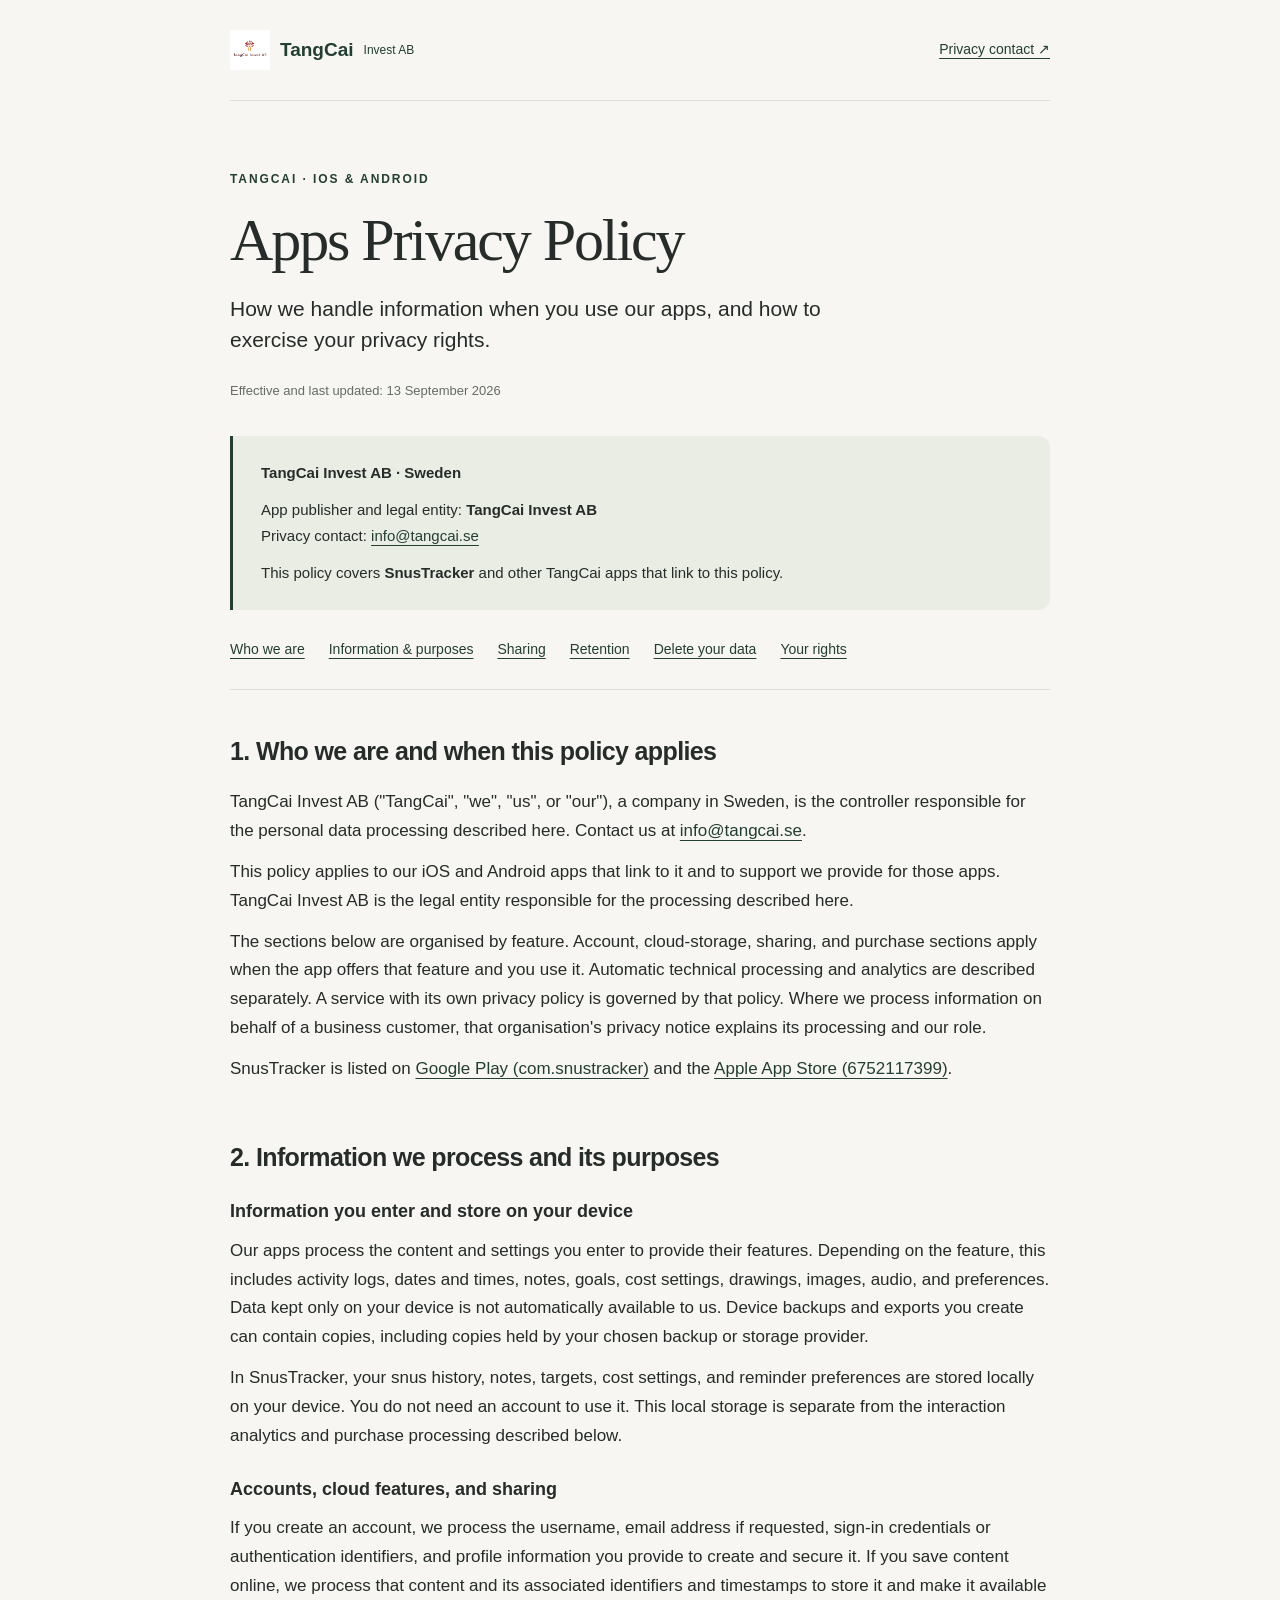
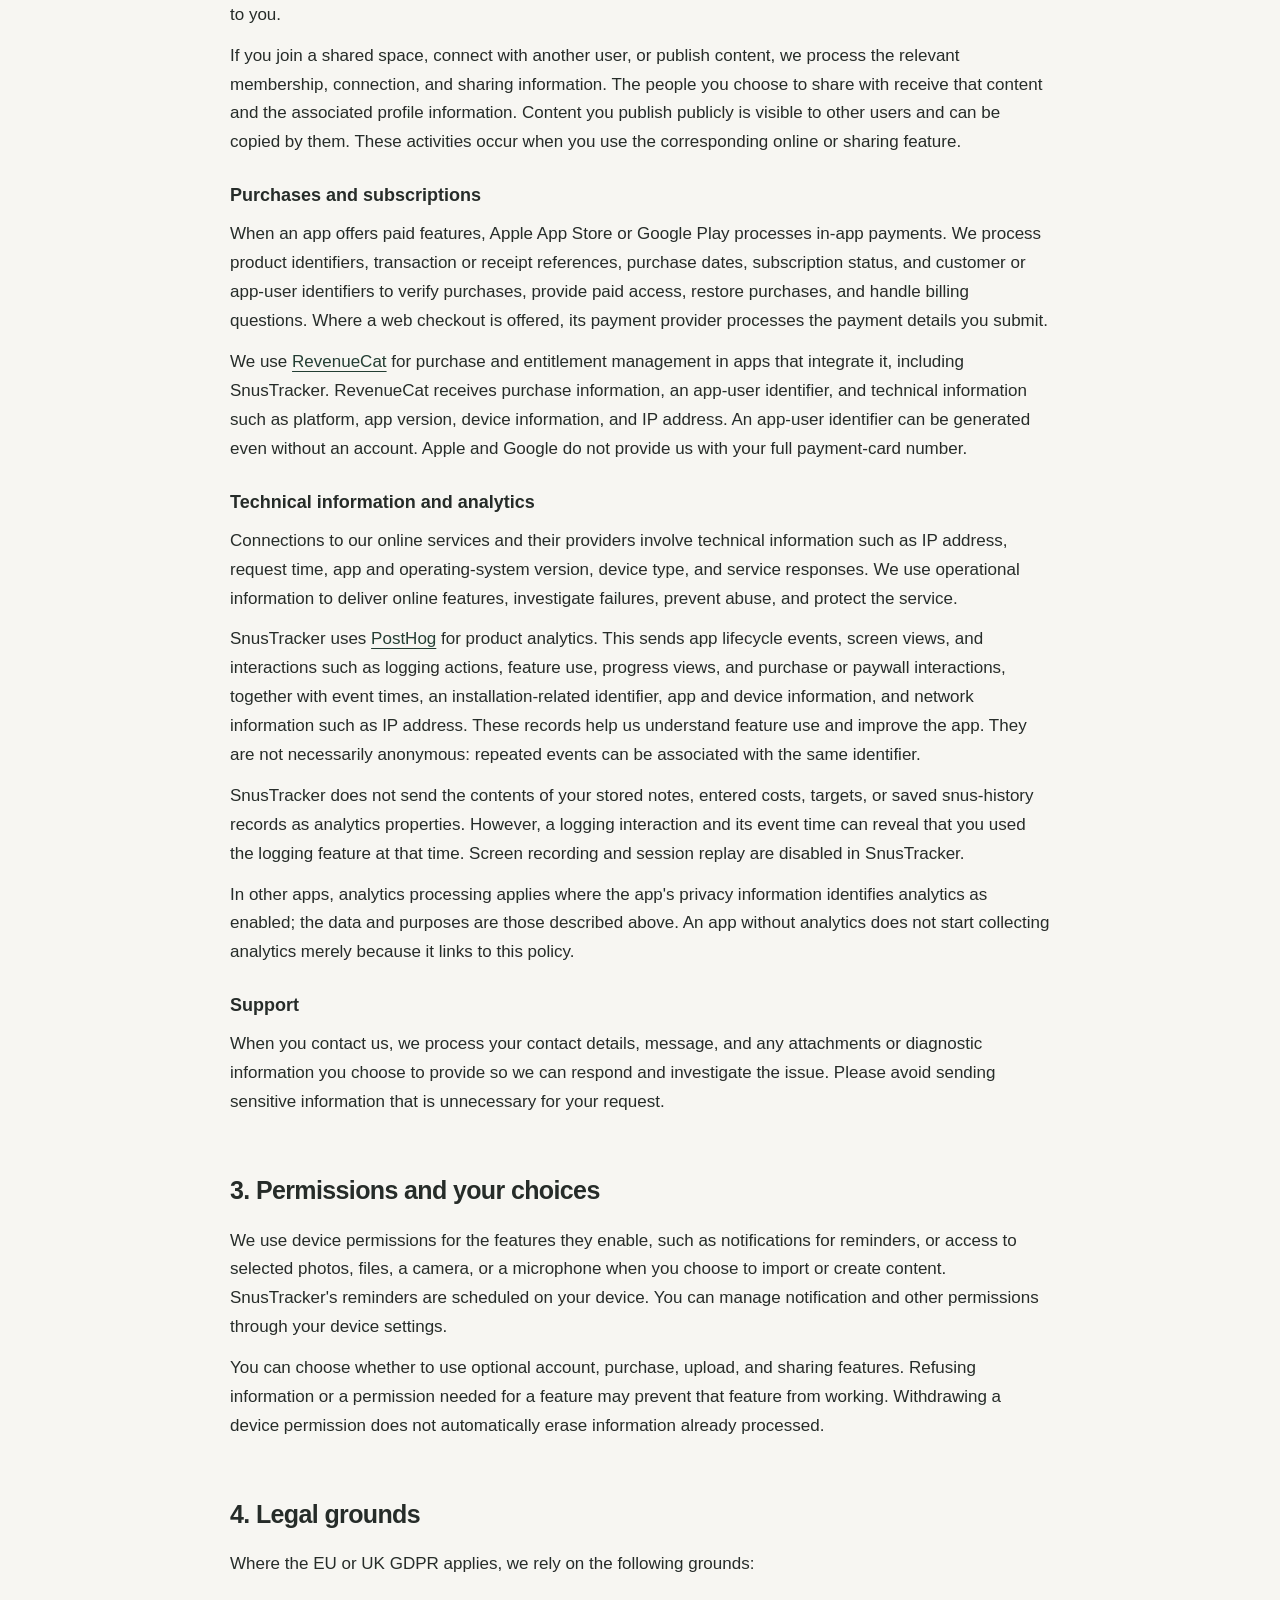
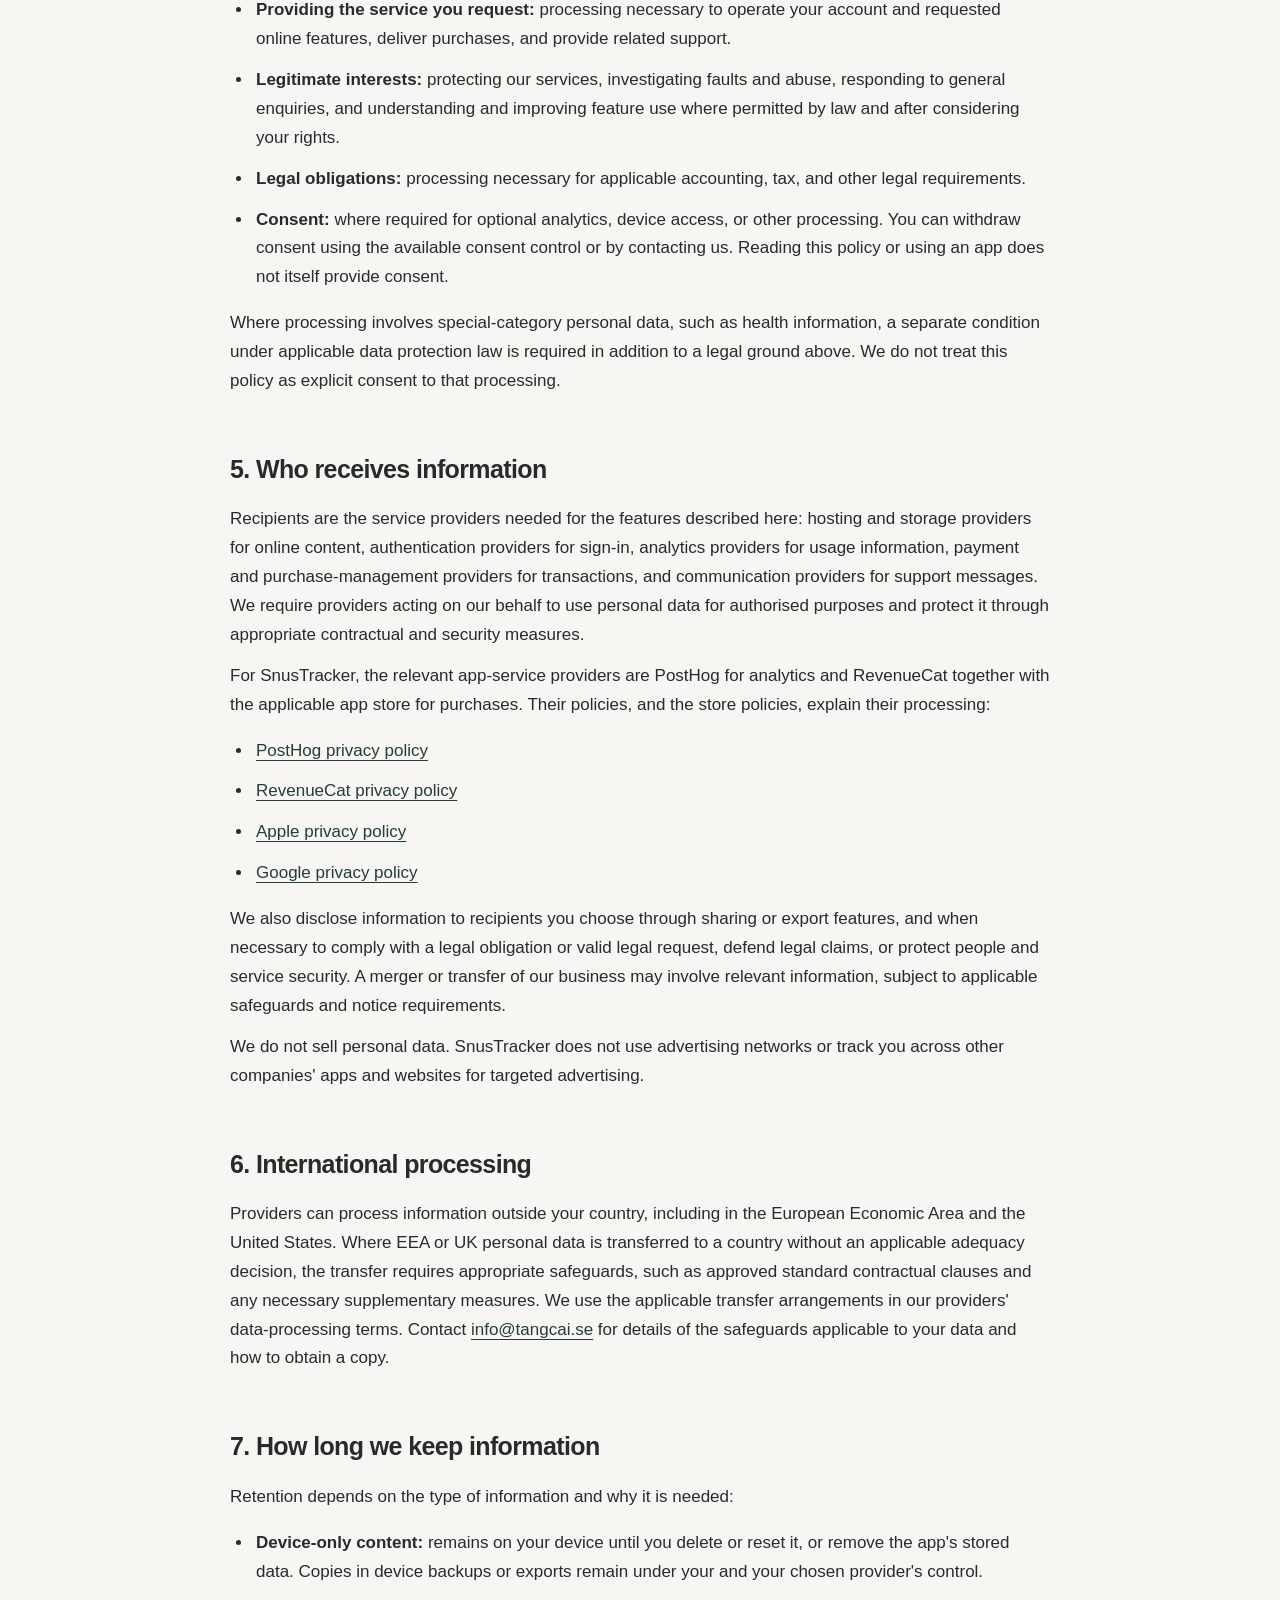
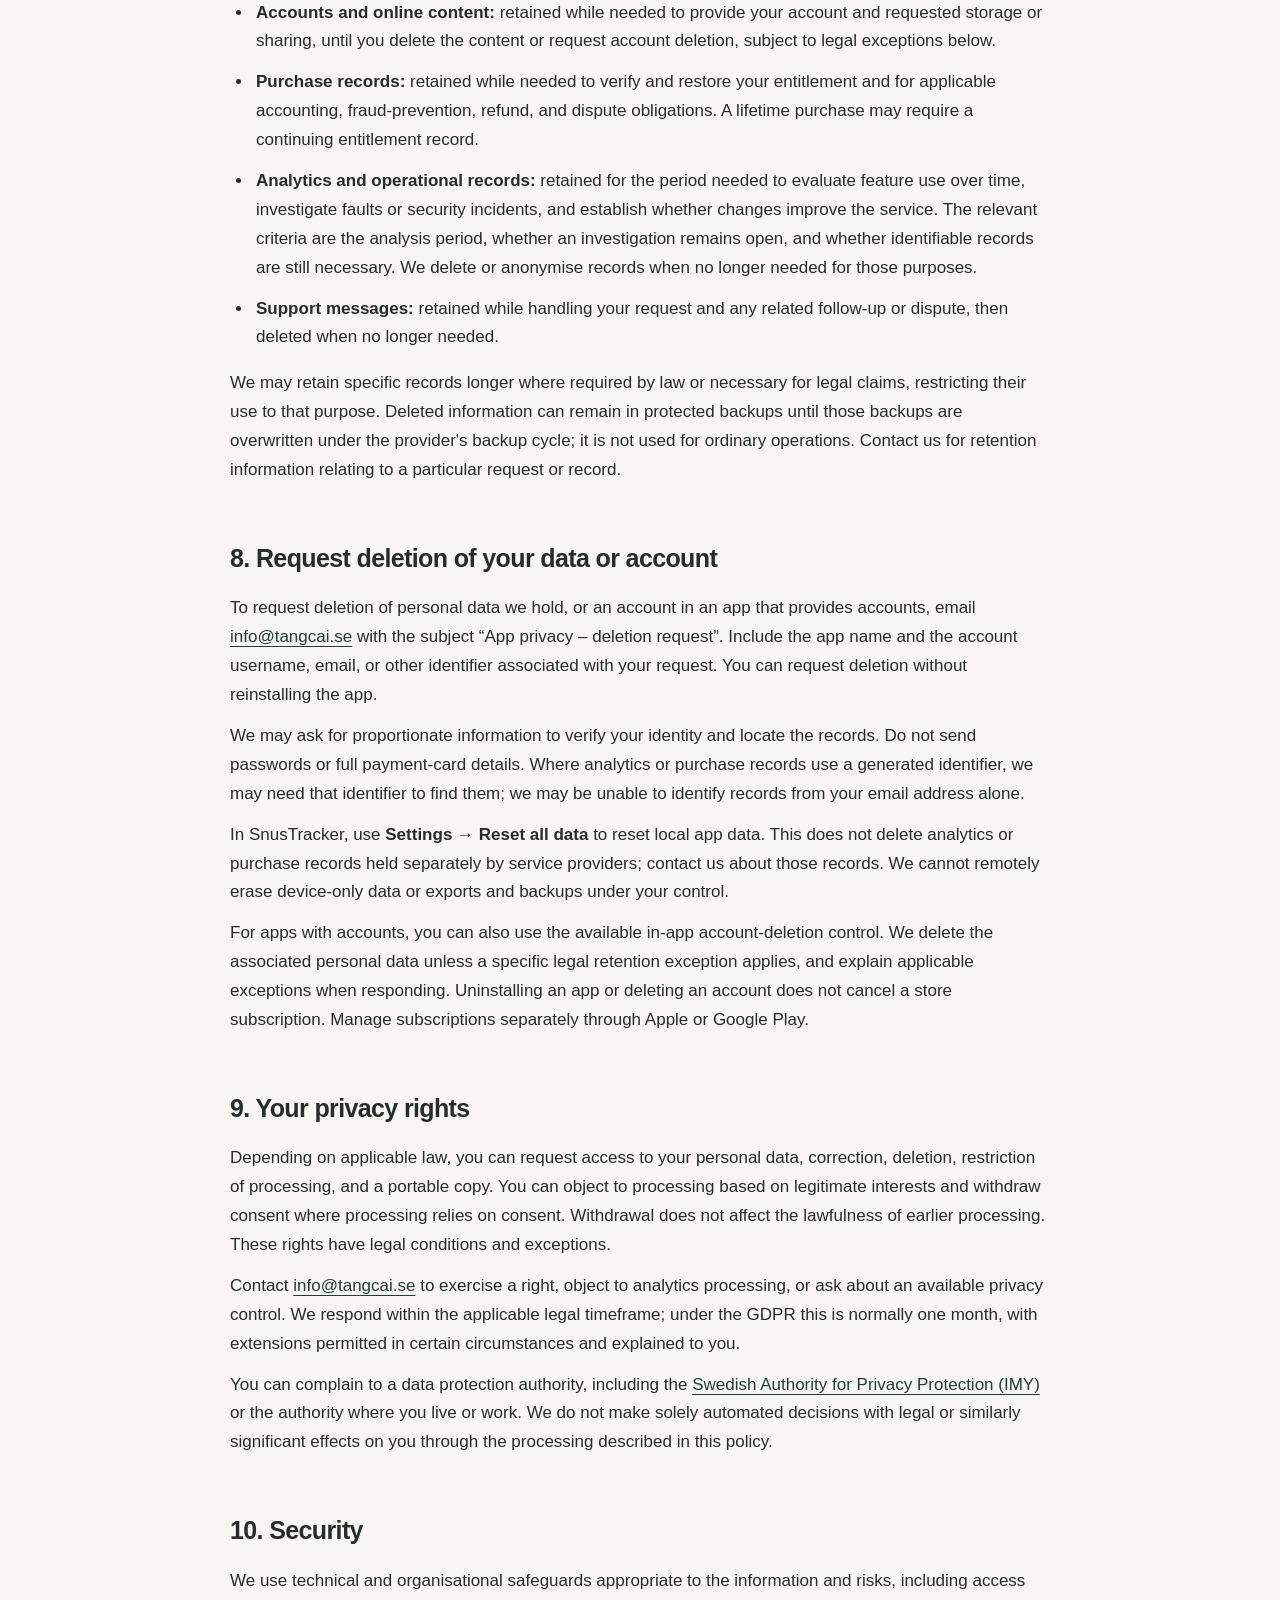
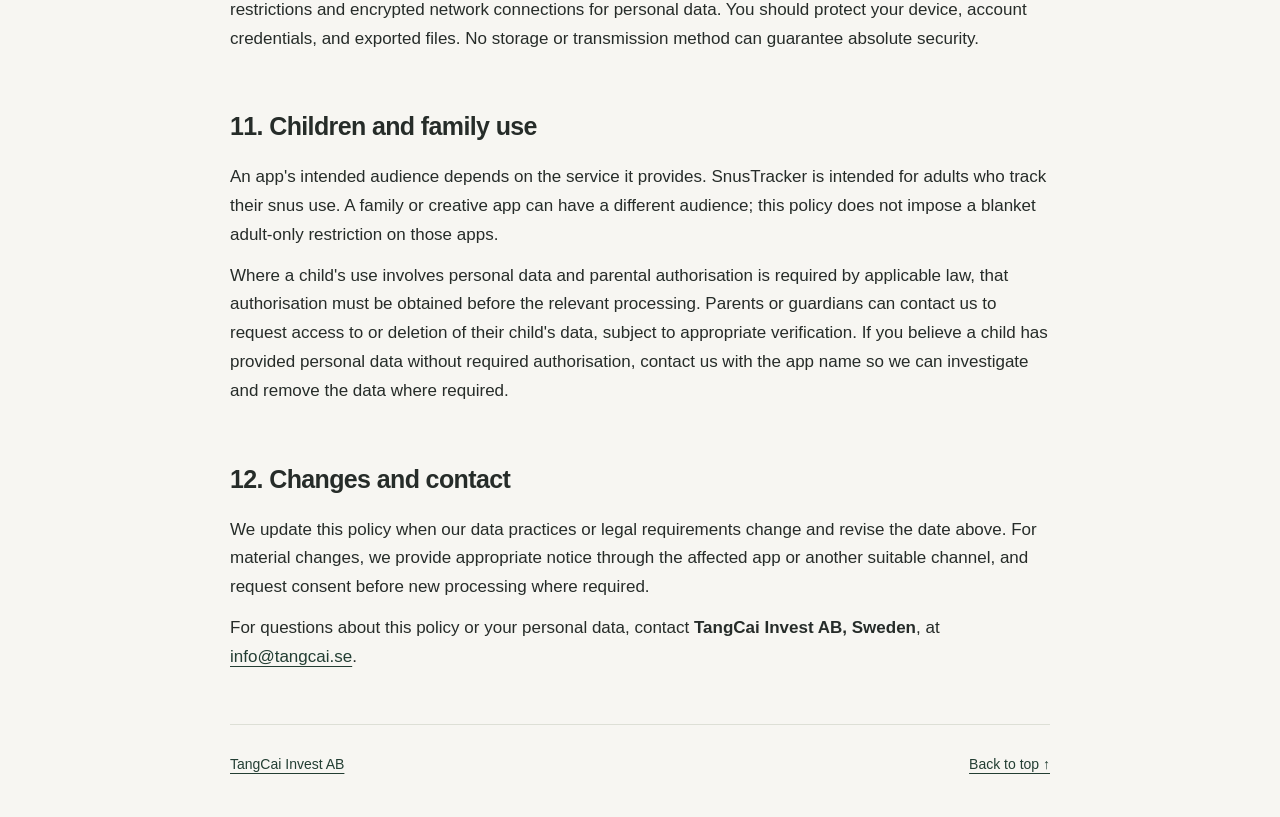
<file: apps/privacy/index.html>
<!doctype html>
<html lang="en">
  <head>
    <meta charset="utf-8" />
    <meta name="viewport" content="width=device-width, initial-scale=1" />
    <meta name="description" content="Privacy policy for TangCai Invest AB apps on iOS and Android, including SnusTracker. Learn about data, purchases, analytics, and your privacy rights." />
    <meta name="robots" content="index, follow" />
    <meta name="theme-color" content="#f7f6f2" />
    <link rel="canonical" href="https://tangcai.se/apps/privacy/" />
    <link rel="icon" href="../../logo.png" />
    <link rel="stylesheet" href="privacy.css" />
    <title>Apps Privacy Policy | TangCai Invest AB</title>
  </head>
  <body>
    <a class="skip-link" href="#policy">Skip to privacy policy</a>
    <header class="container">
      <a class="brand" href="../../"><img src="../../logo.png" width="40" height="40" alt="" />TangCai <span>Invest AB</span></a>
      <a href="mailto:info@tangcai.se">Privacy contact ↗</a>
    </header>
    <main class="container" id="policy">
      <div class="intro">
        <p class="eyebrow">TangCai · iOS &amp; Android</p>
        <h1>Apps Privacy Policy</h1>
        <p class="lead">How we handle information when you use our apps, and how to exercise your privacy rights.</p>
        <p class="updated">Effective and last updated: <time datetime="2026-09-13">13 September 2026</time></p>
      </div>
      <aside class="identity" aria-label="Developer identification">
        <strong>TangCai Invest AB · Sweden</strong>
        <p>App publisher and legal entity: <strong>TangCai Invest AB</strong><br />Privacy contact: <a href="mailto:info@tangcai.se">info@tangcai.se</a></p>
        <p>This policy covers <strong>SnusTracker</strong> and other TangCai apps that link to this policy.</p>
      </aside>
      <nav class="contents" aria-label="Policy contents">
        <a href="#scope">Who we are</a><a href="#information">Information &amp; purposes</a><a href="#sharing">Sharing</a><a href="#retention">Retention</a><a href="#deletion">Delete your data</a><a href="#rights">Your rights</a>
      </nav>
      <section id="scope">
        <h2>1. Who we are and when this policy applies</h2>
        <p>TangCai Invest AB ("TangCai", "we", "us", or "our"), a company in Sweden, is the controller responsible for the personal data processing described here. Contact us at <a href="mailto:info@tangcai.se">info@tangcai.se</a>.</p>
        <p>This policy applies to our iOS and Android apps that link to it and to support we provide for those apps. TangCai Invest AB is the legal entity responsible for the processing described here.</p>
        <p>The sections below are organised by feature. Account, cloud-storage, sharing, and purchase sections apply when the app offers that feature and you use it. Automatic technical processing and analytics are described separately. A service with its own privacy policy is governed by that policy. Where we process information on behalf of a business customer, that organisation's privacy notice explains its processing and our role.</p>
        <p>SnusTracker is listed on <a href="https://play.google.com/store/apps/details?id=com.snustracker">Google Play (com.snustracker)</a> and the <a href="https://apps.apple.com/app/id6752117399">Apple App Store (6752117399)</a>.</p>
      </section>
      <section id="information">
        <h2>2. Information we process and its purposes</h2>
        <h3>Information you enter and store on your device</h3>
        <p>Our apps process the content and settings you enter to provide their features. Depending on the feature, this includes activity logs, dates and times, notes, goals, cost settings, drawings, images, audio, and preferences. Data kept only on your device is not automatically available to us. Device backups and exports you create can contain copies, including copies held by your chosen backup or storage provider.</p>
        <p>In SnusTracker, your snus history, notes, targets, cost settings, and reminder preferences are stored locally on your device. You do not need an account to use it. This local storage is separate from the interaction analytics and purchase processing described below.</p>
        <h3>Accounts, cloud features, and sharing</h3>
        <p>If you create an account, we process the username, email address if requested, sign-in credentials or authentication identifiers, and profile information you provide to create and secure it. If you save content online, we process that content and its associated identifiers and timestamps to store it and make it available to you.</p>
        <p>If you join a shared space, connect with another user, or publish content, we process the relevant membership, connection, and sharing information. The people you choose to share with receive that content and the associated profile information. Content you publish publicly is visible to other users and can be copied by them. These activities occur when you use the corresponding online or sharing feature.</p>
        <h3>Purchases and subscriptions</h3>
        <p>When an app offers paid features, Apple App Store or Google Play processes in-app payments. We process product identifiers, transaction or receipt references, purchase dates, subscription status, and customer or app-user identifiers to verify purchases, provide paid access, restore purchases, and handle billing questions. Where a web checkout is offered, its payment provider processes the payment details you submit.</p>
        <p>We use <a href="https://www.revenuecat.com/privacy">RevenueCat</a> for purchase and entitlement management in apps that integrate it, including SnusTracker. RevenueCat receives purchase information, an app-user identifier, and technical information such as platform, app version, device information, and IP address. An app-user identifier can be generated even without an account. Apple and Google do not provide us with your full payment-card number.</p>
        <h3>Technical information and analytics</h3>
        <p>Connections to our online services and their providers involve technical information such as IP address, request time, app and operating-system version, device type, and service responses. We use operational information to deliver online features, investigate failures, prevent abuse, and protect the service.</p>
        <p>SnusTracker uses <a href="https://posthog.com/privacy">PostHog</a> for product analytics. This sends app lifecycle events, screen views, and interactions such as logging actions, feature use, progress views, and purchase or paywall interactions, together with event times, an installation-related identifier, app and device information, and network information such as IP address. These records help us understand feature use and improve the app. They are not necessarily anonymous: repeated events can be associated with the same identifier.</p>
        <p>SnusTracker does not send the contents of your stored notes, entered costs, targets, or saved snus-history records as analytics properties. However, a logging interaction and its event time can reveal that you used the logging feature at that time. Screen recording and session replay are disabled in SnusTracker.</p>
        <p>In other apps, analytics processing applies where the app's privacy information identifies analytics as enabled; the data and purposes are those described above. An app without analytics does not start collecting analytics merely because it links to this policy.</p>
        <h3>Support</h3>
        <p>When you contact us, we process your contact details, message, and any attachments or diagnostic information you choose to provide so we can respond and investigate the issue. Please avoid sending sensitive information that is unnecessary for your request.</p>
      </section>
      <section id="permissions">
        <h2>3. Permissions and your choices</h2>
        <p>We use device permissions for the features they enable, such as notifications for reminders, or access to selected photos, files, a camera, or a microphone when you choose to import or create content. SnusTracker's reminders are scheduled on your device. You can manage notification and other permissions through your device settings.</p>
        <p>You can choose whether to use optional account, purchase, upload, and sharing features. Refusing information or a permission needed for a feature may prevent that feature from working. Withdrawing a device permission does not automatically erase information already processed.</p>
      </section>
      <section id="legal-bases">
        <h2>4. Legal grounds</h2>
        <p>Where the EU or UK GDPR applies, we rely on the following grounds:</p>
        <ul>
          <li><strong>Providing the service you request:</strong> processing necessary to operate your account and requested online features, deliver purchases, and provide related support.</li>
          <li><strong>Legitimate interests:</strong> protecting our services, investigating faults and abuse, responding to general enquiries, and understanding and improving feature use where permitted by law and after considering your rights.</li>
          <li><strong>Legal obligations:</strong> processing necessary for applicable accounting, tax, and other legal requirements.</li>
          <li><strong>Consent:</strong> where required for optional analytics, device access, or other processing. You can withdraw consent using the available consent control or by contacting us. Reading this policy or using an app does not itself provide consent.</li>
        </ul>
        <p>Where processing involves special-category personal data, such as health information, a separate condition under applicable data protection law is required in addition to a legal ground above. We do not treat this policy as explicit consent to that processing.</p>
      </section>
      <section id="sharing">
        <h2>5. Who receives information</h2>
        <p>Recipients are the service providers needed for the features described here: hosting and storage providers for online content, authentication providers for sign-in, analytics providers for usage information, payment and purchase-management providers for transactions, and communication providers for support messages. We require providers acting on our behalf to use personal data for authorised purposes and protect it through appropriate contractual and security measures.</p>
        <p>For SnusTracker, the relevant app-service providers are PostHog for analytics and RevenueCat together with the applicable app store for purchases. Their policies, and the store policies, explain their processing:</p>
        <ul>
          <li><a href="https://posthog.com/privacy">PostHog privacy policy</a></li>
          <li><a href="https://www.revenuecat.com/privacy">RevenueCat privacy policy</a></li>
          <li><a href="https://www.apple.com/legal/privacy/">Apple privacy policy</a></li>
          <li><a href="https://policies.google.com/privacy">Google privacy policy</a></li>
        </ul>
        <p>We also disclose information to recipients you choose through sharing or export features, and when necessary to comply with a legal obligation or valid legal request, defend legal claims, or protect people and service security. A merger or transfer of our business may involve relevant information, subject to applicable safeguards and notice requirements.</p>
        <p>We do not sell personal data. SnusTracker does not use advertising networks or track you across other companies' apps and websites for targeted advertising.</p>
      </section>
      <section id="transfers">
        <h2>6. International processing</h2>
        <p>Providers can process information outside your country, including in the European Economic Area and the United States. Where EEA or UK personal data is transferred to a country without an applicable adequacy decision, the transfer requires appropriate safeguards, such as approved standard contractual clauses and any necessary supplementary measures. We use the applicable transfer arrangements in our providers' data-processing terms. Contact <a href="mailto:info@tangcai.se">info@tangcai.se</a> for details of the safeguards applicable to your data and how to obtain a copy.</p>
      </section>
      <section id="retention">
        <h2>7. How long we keep information</h2>
        <p>Retention depends on the type of information and why it is needed:</p>
        <ul>
          <li><strong>Device-only content:</strong> remains on your device until you delete or reset it, or remove the app's stored data. Copies in device backups or exports remain under your and your chosen provider's control.</li>
          <li><strong>Accounts and online content:</strong> retained while needed to provide your account and requested storage or sharing, until you delete the content or request account deletion, subject to legal exceptions below.</li>
          <li><strong>Purchase records:</strong> retained while needed to verify and restore your entitlement and for applicable accounting, fraud-prevention, refund, and dispute obligations. A lifetime purchase may require a continuing entitlement record.</li>
          <li><strong>Analytics and operational records:</strong> retained for the period needed to evaluate feature use over time, investigate faults or security incidents, and establish whether changes improve the service. The relevant criteria are the analysis period, whether an investigation remains open, and whether identifiable records are still necessary. We delete or anonymise records when no longer needed for those purposes.</li>
          <li><strong>Support messages:</strong> retained while handling your request and any related follow-up or dispute, then deleted when no longer needed.</li>
        </ul>
        <p>We may retain specific records longer where required by law or necessary for legal claims, restricting their use to that purpose. Deleted information can remain in protected backups until those backups are overwritten under the provider's backup cycle; it is not used for ordinary operations. Contact us for retention information relating to a particular request or record.</p>
      </section>
      <section id="deletion">
        <h2>8. Request deletion of your data or account</h2>
        <p>To request deletion of personal data we hold, or an account in an app that provides accounts, email <a href="mailto:info@tangcai.se?subject=App%20privacy%20-%20deletion%20request">info@tangcai.se</a> with the subject “App privacy – deletion request”. Include the app name and the account username, email, or other identifier associated with your request. You can request deletion without reinstalling the app.</p>
        <p>We may ask for proportionate information to verify your identity and locate the records. Do not send passwords or full payment-card details. Where analytics or purchase records use a generated identifier, we may need that identifier to find them; we may be unable to identify records from your email address alone.</p>
        <p>In SnusTracker, use <strong>Settings → Reset all data</strong> to reset local app data. This does not delete analytics or purchase records held separately by service providers; contact us about those records. We cannot remotely erase device-only data or exports and backups under your control.</p>
        <p>For apps with accounts, you can also use the available in-app account-deletion control. We delete the associated personal data unless a specific legal retention exception applies, and explain applicable exceptions when responding. Uninstalling an app or deleting an account does not cancel a store subscription. Manage subscriptions separately through Apple or Google Play.</p>
      </section>
      <section id="rights">
        <h2>9. Your privacy rights</h2>
        <p>Depending on applicable law, you can request access to your personal data, correction, deletion, restriction of processing, and a portable copy. You can object to processing based on legitimate interests and withdraw consent where processing relies on consent. Withdrawal does not affect the lawfulness of earlier processing. These rights have legal conditions and exceptions.</p>
        <p>Contact <a href="mailto:info@tangcai.se">info@tangcai.se</a> to exercise a right, object to analytics processing, or ask about an available privacy control. We respond within the applicable legal timeframe; under the GDPR this is normally one month, with extensions permitted in certain circumstances and explained to you.</p>
        <p>You can complain to a data protection authority, including the <a href="https://www.imy.se/en/">Swedish Authority for Privacy Protection (IMY)</a> or the authority where you live or work. We do not make solely automated decisions with legal or similarly significant effects on you through the processing described in this policy.</p>
      </section>
      <section id="security">
        <h2>10. Security</h2>
        <p>We use technical and organisational safeguards appropriate to the information and risks, including access restrictions and encrypted network connections for personal data. You should protect your device, account credentials, and exported files. No storage or transmission method can guarantee absolute security.</p>
      </section>
      <section id="children">
        <h2>11. Children and family use</h2>
        <p>An app's intended audience depends on the service it provides. SnusTracker is intended for adults who track their snus use. A family or creative app can have a different audience; this policy does not impose a blanket adult-only restriction on those apps.</p>
        <p>Where a child's use involves personal data and parental authorisation is required by applicable law, that authorisation must be obtained before the relevant processing. Parents or guardians can contact us to request access to or deletion of their child's data, subject to appropriate verification. If you believe a child has provided personal data without required authorisation, contact us with the app name so we can investigate and remove the data where required.</p>
      </section>
      <section id="changes">
        <h2>12. Changes and contact</h2>
        <p>We update this policy when our data practices or legal requirements change and revise the date above. For material changes, we provide appropriate notice through the affected app or another suitable channel, and request consent before new processing where required.</p>
        <p>For questions about this policy or your personal data, contact <strong>TangCai Invest AB, Sweden</strong>, at <a href="mailto:info@tangcai.se">info@tangcai.se</a>.</p>
      </section>
    </main>
    <footer class="container"><a href="../../">TangCai Invest AB</a><a href="#policy">Back to top ↑</a></footer>
  </body>
</html>
</file>
<file: styles.css>
:root {
  --paper: #f7f6f2;
  --ink: #262c29;
  --muted: #656c66;
  --line: #dddfd6;
  --orange: #b94c2a;
  --green: #233e33;
}
* {
  box-sizing: border-box;
}
html {
  scroll-behavior: smooth;
  scroll-padding-top: 28px;
}
body {
  margin: 0;
  background: var(--paper);
  color: var(--ink);
  font-family: Arial, Helvetica, sans-serif;
  -webkit-font-smoothing: antialiased;
}
a {
  color: inherit;
  text-decoration: none;
}
button,
a,
summary {
  -webkit-tap-highlight-color: transparent;
}
a:focus-visible,
summary:focus-visible {
  outline: 3px solid var(--orange);
  outline-offset: 6px;
}
p {
  line-height: 1.65;
}
img {
  max-width: 100%;
  display: block;
}
.wrap {
  width: min(1200px, calc(100% - 96px));
  margin-inline: auto;
}
.site-header {
  height: 116px;
  display: flex;
  align-items: center;
  justify-content: space-between;
}
.brand {
  display: flex;
  gap: 10px;
  align-items: center;
  font-size: 26px;
  font-weight: 700;
  letter-spacing: -1px;
}
.brand-sub {
  display: block;
  font-size: 9px;
  letter-spacing: 3px;
  margin-top: 4px;
}
.brand-symbol {
  width: 40px;
  height: 48px;
  position: relative;
  overflow: hidden;
  mix-blend-mode: multiply;
}
.brand-symbol img {
  max-width: none;
  width: 164px;
  position: absolute;
  left: -60px;
  top: -40px;
}
nav {
  display: flex;
  gap: 36px;
  align-items: center;
  font-size: 13px;
}
nav a:hover,
.text-link:hover,
footer a:hover {
  color: var(--orange);
}
.nav-contact {
  border: 1px solid #bfc4ba;
  padding: 13px 19px;
  border-radius: 6px;
}
.nav-contact span {
  margin-left: 20px;
}
.hero {
  display: grid;
  grid-template-columns: 1.1fr 1fr;
  gap: 40px;
  align-items: center;
  padding-block: 44px 72px;
}
.eyebrow {
  font-size: 10px;
  font-weight: 700;
  letter-spacing: 1.8px;
  margin: 0 0 28px;
}
.status-dot {
  display: inline-block;
  width: 7px;
  height: 7px;
  background: var(--orange);
  border-radius: 50%;
  margin-right: 8px;
}
h1 {
  font-size: clamp(58px, 6.3vw, 88px);
  line-height: 1.04;
  letter-spacing: -5px;
  font-weight: 500;
  margin: 0 0 27px;
}
em {
  font-family: Georgia, "Times New Roman", serif;
  font-weight: 400;
  color: var(--orange);
}
.lead {
  font-size: 17px;
  color: var(--muted);
  max-width: 430px;
  margin-bottom: 30px;
}
.button {
  display: inline-flex;
  align-items: center;
  gap: 43px;
  background: var(--ink);
  color: white;
  padding: 18px 24px;
  border-radius: 6px;
  font-size: 13px;
  transition:
    background 0.2s,
    transform 0.2s;
}
.button:hover {
  background: var(--orange);
  transform: translateY(-2px);
}
.button span {
  font-size: 19px;
}
.hero-note {
  font-size: 11px;
  color: var(--muted);
  margin-top: 21px;
}
.hero-art {
  height: 475px;
  background: #e9eddf;
  border-radius: 160px 160px 20px 20px;
  position: relative;
  overflow: hidden;
  isolation: isolate;
}
.art-grid {
  position: absolute;
  inset: 0;
  background-image:
    linear-gradient(#42613b07 1px, transparent 1px),
    linear-gradient(90deg, #42613b07 1px, transparent 1px);
  background-size: 30px 30px;
}
.orbit {
  position: absolute;
  left: 50%;
  top: 49%;
  border: 1px solid #93a58550;
  border-radius: 50%;
  transform: translate(-50%, -50%);
}
.orbit-one {
  width: 210px;
  height: 210px;
}
.orbit-two {
  width: 335px;
  height: 335px;
}
.orbit-three {
  width: 445px;
  height: 445px;
}
.art-label {
  position: absolute;
  top: 35px;
  width: 100%;
  text-align: center;
  font-size: 8px;
  letter-spacing: 2px;
  color: #587054;
}
.core {
  position: absolute;
  top: 50%;
  left: 50%;
  transform: translate(-50%, -55%);
  font-family: Georgia, serif;
  font-size: 100px;
  letter-spacing: -13px;
  color: var(--green);
}
.core > span {
  color: var(--orange);
}
.core i {
  display: block;
  font-family: Arial, sans-serif;
  letter-spacing: 0.3px;
  font-size: 10px;
  font-style: normal;
  margin: 0 -22px;
  text-align: center;
}
.floating-icon {
  position: absolute;
  width: 76px;
  height: 76px;
  border-radius: 19px;
  box-shadow: 0 10px 22px #2636291a;
  border: 4px solid #ffffff;
}
.icon-snus {
  left: 18%;
  top: 20%;
  transform: rotate(-12deg);
}
.icon-draw {
  right: 9%;
  top: 35%;
  transform: rotate(12deg);
  object-fit: contain;
  padding: 4px;
  background: #ffffff;
}
.icon-steadsy {
  left: 15%;
  bottom: 20%;
  transform: rotate(-9deg);
}
.icon-option {
  right: 24%;
  bottom: 12%;
  transform: rotate(8deg);
}
.orbit-point {
  position: absolute;
  width: 12px;
  height: 12px;
  border-radius: 50%;
  background: var(--orange);
  left: 54%;
  top: 15%;
}
.art-footer {
  position: absolute;
  bottom: 23px;
  left: 28px;
  right: 28px;
  font-size: 7px;
  letter-spacing: 1px;
  color: #52654c;
  display: flex;
  justify-content: space-between;
}
.art-footer b {
  font-size: 18px;
}
.intro-strip {
  display: flex;
  justify-content: space-between;
  border-block: 1px solid var(--line);
  padding: 24px 0;
  font-size: 12px;
  color: var(--muted);
}
.intro-strip span:before {
  content: "✳";
  color: var(--orange);
  margin-right: 13px;
}
.section-space {
  padding-block: 94px;
}
.section-heading {
  display: flex;
  justify-content: space-between;
  align-items: flex-end;
  gap: 40px;
  margin-bottom: 38px;
}
h2 {
  font-size: 43px;
  font-weight: 500;
  line-height: 1.13;
  letter-spacing: -1.9px;
  margin: 0;
}
.section-heading .eyebrow {
  margin-bottom: 20px;
}
.section-heading > p {
  font-size: 14px;
  max-width: 330px;
  color: var(--muted);
  margin: 0;
}
.app-grid {
  display: grid;
  grid-template-columns: repeat(2, minmax(0, 1fr));
  gap: 32px;
}
.app-card {
  border: 1px solid var(--line);
  border-radius: 12px;
  overflow: hidden;
  background: #fcfbf8;
}
.product-art {
  height: 255px;
  position: relative;
  display: flex;
  align-items: center;
  justify-content: center;
  overflow: hidden;
}
.product-art > img {
  border-radius: 24px;
  z-index: 1;
  box-shadow: 0 12px 28px #242c2917;
  transition: transform 0.3s;
}
.draw-art > img {
  width: 180px;
  height: auto;
  border-radius: 0;
  box-shadow: none;
}
.app-card:hover .product-art > img {
  transform: translateY(-5px) rotate(-3deg);
}
.art-category {
  position: absolute;
  top: 25px;
  left: 28px;
  font-size: 8px;
  font-weight: 700;
  letter-spacing: 1.4px;
}
.art-caption {
  position: absolute;
  bottom: 25px;
  font-family: Georgia, serif;
  font-size: 19px;
  z-index: 1;
}
.snus-art {
  background: #e6eddf;
  color: #35523b;
}
.draw-art {
  background: #f5e8d7;
  color: #88512f;
}
.steadsy-art {
  background: #e7e7f3;
  color: #545779;
}
.option-art {
  background: #e0e9ed;
  color: #385968;
}
.card-content {
  padding: 26px 28px 28px;
}
.card-title {
  display: flex;
  align-items: center;
  justify-content: space-between;
  gap: 12px;
}
h3 {
  font-size: 22px;
  letter-spacing: -0.6px;
  margin: 0;
  font-weight: 500;
}
.tag {
  font-size: 9px;
  border: 1px solid var(--line);
  padding: 6px 9px;
  border-radius: 20px;
  color: var(--muted);
}
.card-content > p {
  font-size: 14px;
  color: var(--muted);
  margin: 14px 0 24px;
  max-width: 440px;
}
.text-link,
summary {
  font-size: 12px;
  font-weight: 700;
  display: flex;
  justify-content: space-between;
  align-items: center;
  border-top: 1px solid var(--line);
  padding-top: 18px;
}
.text-link span,
summary span {
  font-size: 18px;
}
summary {
  cursor: pointer;
  list-style: none;
}
summary::-webkit-details-marker {
  display: none;
}
details[open] summary span {
  transform: rotate(45deg);
}
details p {
  font-size: 13px;
  color: var(--muted);
  margin-bottom: 0;
}
.mini-chart {
  display: flex;
  position: absolute;
  align-items: flex-end;
  gap: 9px;
  right: 35px;
  bottom: 58px;
  height: 84px;
  opacity: 0.2;
  transform: rotate(-7deg);
}
.mini-chart i {
  height: 85%;
  width: 16px;
  background: #6f9252;
  border-radius: 4px;
}
.mini-chart i:nth-child(2n) {
  height: 65%;
}
.mini-chart i:nth-child(3n) {
  height: 45%;
}
.mini-chart i:last-child {
  height: 25%;
}
.doodle {
  position: absolute;
  font-size: 100px;
  color: #d58d54;
  opacity: 0.45;
}
.doodle-one {
  left: 45px;
  top: 60px;
  transform: rotate(12deg);
}
.doodle-two {
  right: 45px;
  bottom: 45px;
  font-size: 80px;
}
.step-line {
  position: absolute;
  width: 300px;
  height: 140px;
  border: 2px dashed #aba9cb;
  border-radius: 50%;
  transform: rotate(-20deg);
}
.ownership-rings {
  position: absolute;
  width: 260px;
  height: 260px;
  border: 1px solid #9fb9c6;
  border-radius: 50%;
}
.ownership-rings:before,
.ownership-rings:after {
  content: "";
  position: absolute;
  inset: 24px;
  border: 1px solid #9fb9c6;
  border-radius: 50%;
}
.ownership-rings:after {
  inset: 48px;
}
.about-section {
  background: #eceedf;
  padding: 78px 0;
}
.about-layout {
  display: grid;
  grid-template-columns: 1fr 1fr;
  gap: 90px;
}
.about-layout h2 {
  font-size: 39px;
}
.about-lead {
  font-size: 17px;
  margin: 24px 0 16px;
}
.about-layout > div > p:last-child {
  color: var(--muted);
  font-size: 14px;
  max-width: 460px;
}
.services article {
  display: flex;
  gap: 20px;
  border-bottom: 1px solid #cdd2c1;
  padding: 26px 0;
}
.services article:first-child {
  padding-top: 0;
}
.services article > span {
  color: #727d66;
  font-size: 10px;
  padding-top: 5px;
}
.services h3 {
  font-size: 19px;
}
.services p {
  font-size: 13px;
  color: var(--muted);
  margin-bottom: 0;
}
.services b {
  font-size: 20px;
  font-weight: 400;
  margin-left: auto;
}
.contact h2 {
  font-size: 62px;
}
.contact-bottom {
  display: flex;
  justify-content: space-between;
  align-items: center;
  margin-top: 26px;
  gap: 25px;
}
.contact-bottom p {
  font-size: 14px;
  color: var(--muted);
}
footer {
  display: flex;
  align-items: center;
  justify-content: space-between;
  gap: 20px;
  border-top: 1px solid var(--line);
  padding-block: 30px;
  font-size: 10px;
  color: var(--muted);
}
.footer-brand {
  font-size: 15px;
  color: var(--ink);
  font-weight: 700;
}
.skip-link {
  position: fixed;
  left: 16px;
  top: -80px;
  padding: 15px;
  background: var(--ink);
  color: white;
  z-index: 10;
}
.skip-link:focus {
  top: 16px;
}
@media (min-width: 1500px) {
  .hero {
    padding-top: 60px;
    padding-bottom: 85px;
  }
}
@media (max-width: 1000px) {
  .wrap {
    width: calc(100% - 56px);
  }
  .hero {
    gap: 25px;
  }
  h1 {
    font-size: 66px;
  }
  .hero-art {
    height: 410px;
  }
  .floating-icon {
    width: 65px;
    height: 65px;
  }
  .about-layout {
    gap: 45px;
  }
  .art-category {
    font-size: 7px;
  }
  .intro-strip {
    font-size: 10px;
  }
}
@media (max-width: 700px) {
  .wrap {
    width: calc(100% - 40px);
  }
  .site-header {
    height: auto;
    min-height: 90px;
    flex-wrap: wrap;
    gap: 18px;
    padding-block: 20px;
  }
  .brand {
    font-size: 22px;
  }
  .brand-symbol {
    width: 34px;
  }
  nav {
    gap: 18px;
    font-size: 12px;
  }
  .nav-contact {
    display: none;
  }
  .hero {
    grid-template-columns: 1fr;
    padding-block: 30px 38px;
    gap: 30px;
  }
  h1 {
    font-size: 66px;
    letter-spacing: -3.5px;
  }
  .eyebrow {
    font-size: 8px;
    letter-spacing: 1.4px;
  }
  .lead {
    font-size: 16px;
  }
  .hero-art {
    height: 370px;
    max-width: 460px;
    width: 100%;
    justify-self: center;
    border-radius: 120px 120px 16px 16px;
  }
  .hero-note {
    margin-bottom: 0;
  }
  .intro-strip {
    flex-wrap: wrap;
    justify-content: center;
    gap: 16px 24px;
    padding: 21px 0;
  }
  .intro-strip span {
    font-size: 10px;
  }
  .section-space {
    padding-block: 60px;
  }
  .section-heading {
    display: block;
  }
  .section-heading > p {
    margin-top: 20px;
    max-width: 100%;
  }
  h2 {
    font-size: 35px;
  }
  .app-grid {
    grid-template-columns: 1fr;
    gap: 24px;
  }
  .product-art {
    height: 240px;
  }
  .art-category {
    font-size: 7px;
  }
  .card-content {
    padding: 24px;
  }
  .about-section {
    padding-block: 55px;
  }
  .about-layout {
    grid-template-columns: 1fr;
    gap: 30px;
  }
  .about-layout h2 {
    font-size: 35px;
  }
  .contact h2 {
    font-size: 46px;
  }
  .contact-bottom {
    align-items: flex-start;
    flex-direction: column;
    gap: 12px;
  }
  footer {
    flex-wrap: wrap;
    gap: 20px;
  }
  footer > span {
    order: 3;
    width: 100%;
  }
  footer > a:last-child {
    margin-left: auto;
  }
}
@media (prefers-reduced-motion: reduce) {
  html {
    scroll-behavior: auto;
  }
  *,
  *:before,
  *:after {
    transition: none !important;
  }
}

.caremetrics-art {
  background: linear-gradient(135deg, #ffffff, #e6f3f1);
  color: #0f172a;
}
.caremetrics-art > img {
  width: min(280px, 80%);
  height: auto;
  border-radius: 0;
  box-shadow: none;
}
.caremetrics-card .card-content {
  align-self: center;
}
@media (max-width: 700px) {
  .caremetrics-card {
    grid-template-columns: 1fr;
  }
}

.icon-caremetrics {
  right: 25%;
  top: 17%;
  transform: rotate(6deg);
  background: #ffffff;
  object-fit: contain;
}

.strength-art {
  background: #e8eaf0;
  color: #343f60;
}
#strength-progress-tracker .card-title {
  align-items: flex-start;
}
#strength-progress-tracker h3 {
  max-width: 240px;
}

.store-badges {
  display: flex;
  flex-wrap: wrap;
  gap: 8px;
  align-items: center;
  border-top: 1px solid var(--line);
  padding-top: 10px;
}
.store-badges a {
  display: inline-flex;
  align-items: center;
  min-height: 60px;
}
.store-badges img {
  object-fit: contain;
}
.store-badges .google-play-badge {
  margin-left: -4px;
}
</file>
<file: work-with-me/profile.css>
.profile-hero { display: grid; grid-template-columns: 1.2fr 1fr; gap: 72px; align-items: center; padding-block: 48px 76px; }
.profile-hero h1 { font-size: clamp(64px, 6.5vw, 92px); }
.profile-hero .lead { max-width: 490px; }
.builder-card { padding: 30px; background: #e7ebdf; border: 1px solid #d4dccb; border-radius: 8px; transform: rotate(2deg); }
.card-topline { display: flex; justify-content: space-between; align-items: center; font-size: 8px; letter-spacing: 1.4px; color: var(--green); }
.card-topline > span:last-child { font-size: 22px; }
.builder-intro p { max-width: 340px; color: #4d594d; font-size: 14px; }
.builder-footer { border-top: 1px solid #c1ccb6; padding-top: 20px; display: flex; flex-wrap: wrap; gap: 10px; justify-content: space-between; font-size: 9px; color: #4d594d; }
.work-section { background: #eeeee7; }
.selected-work { border-top: 1px solid #cfd3c7; }
.work-row { display: grid; grid-template-columns: 80px 1fr 30px; align-items: center; gap: 24px; padding: 30px 8px; border-bottom: 1px solid #cfd3c7; }
.work-row:hover h3, .all-work:hover { color: var(--orange); }
.work-icon { width: 72px; height: 72px; display: grid; place-items: center; }
.work-icon img { border-radius: 15px; object-fit: contain; }
.draw-icon img { border-radius: 0; height: auto; }
.work-category { font-size: 9px; letter-spacing: 1.2px; color: var(--muted); }
.work-row h3 { margin-top: 8px; font-size: 27px; }
.work-row p { font-size: 14px; color: var(--muted); margin: 7px 0 0; }
.work-arrow { font-size: 24px; color: var(--orange); }
.all-work { display: inline-flex; gap: 24px; padding-top: 26px; font-size: 12px; font-weight: 700; }
.approach-layout { display: grid; grid-template-columns: 1fr 1fr; gap: 100px; }
.approach-copy { color: var(--muted); font-size: 15px; max-width: 395px; margin-top: 24px; }
.process-list { list-style: none; counter-reset: step; padding: 0; margin: 0; }
.process-list li { counter-increment: step; position: relative; padding: 0 0 24px 48px; margin-bottom: 24px; border-bottom: 1px solid var(--line); }
.process-list li::before { content: "0" counter(step); position: absolute; left: 0; top: 5px; font-size: 11px; color: var(--orange); }
.process-list h3 { font-size: 21px; }
.process-list p { font-size: 14px; color: var(--muted); margin-bottom: 0; }
.contact-panel { background: #e7ebdf; padding-block: 70px; }
.contact-layout { display: grid; grid-template-columns: 1.2fr 1fr; gap: 60px; align-items: center; }
.contact-panel h2 { font-size: 60px; }
.contact-panel p { font-size: 14px; color: #4d594d; max-width: 440px; }
.contact-action { justify-self: end; }
.email-link { display: block; margin-top: 22px; text-decoration: underline; text-underline-offset: 4px; font-size: 15px; }
.contact-action p { font-size: 12px; }
.profile-page footer { border-top: 0; }
@media (max-width: 1000px) {
  .profile-hero { gap: 36px; }
  .approach-layout { gap: 45px; }
}
@media (max-width: 700px) {
  .profile-page .site-header { gap: 18px; height: auto; min-height: 90px; flex-wrap: wrap; padding-block: 20px; }
  .profile-page nav { gap: 16px; flex-wrap: wrap; }
  .profile-hero { grid-template-columns: 1fr; padding-block: 28px 44px; gap: 38px; }
  .profile-hero h1 { font-size: clamp(54px, 12vw, 76px); }
  .builder-card { transform: none; padding: 26px; }
  .work-row { grid-template-columns: 48px 1fr 18px; gap: 15px; padding-inline: 0; }
  .work-icon { width: 48px; height: 48px; }
  .work-icon img { width: 44px; height: auto; border-radius: 10px; }
  .work-row h3 { font-size: 23px; }
  .work-row p { font-size: 13px; }
  .work-category { font-size: 8px; letter-spacing: 0.6px; }
  .contact-panel { padding-block: 52px; }
  .contact-panel h2 { font-size: 48px; }
  .contact-layout { gap: 24px; }
  .contact-action { justify-self: start; }
  .profile-page .button { gap: 18px; padding-inline: 19px; }
}

.opportunity-heading { font-size: clamp(36px, 4vw, 54px); line-height: 1.12; letter-spacing: -2px; margin: 34px 0 24px; }
.builder-card .text-link { margin: 25px 0; }
.pilot-layout { display: grid; grid-template-columns: 0.9fr 1.1fr; border: 1px solid #cbd3c2; border-radius: 12px; overflow: hidden; }
.pilot-intro { padding: 42px; background: #e7ebdf; }
.pilot-intro h3 { font-size: 36px; line-height: 1.15; letter-spacing: -1px; }
.pilot-intro > p:not(.eyebrow) { font-size: 15px; color: #4d594d; margin-block: 24px; }
.pilot-deliverables { padding: 42px; background: #fcfbf8; }
.pilot-deliverables > h3 { margin-bottom: 30px; }
.process-list h4 { font-size: 18px; font-weight: 500; margin: 0; }
.process-list li:last-child { margin-bottom: 0; border-bottom: 0; padding-bottom: 0; }
.pilot-note { font-size: 12px; color: var(--muted); max-width: 780px; margin-top: 20px; }
.approach-section { background: #eeeee7; }
.principles article { padding-bottom: 24px; margin-bottom: 24px; border-bottom: 1px solid #cfd3c7; }
.principles article:last-child { margin-bottom: 0; padding-bottom: 0; border: 0; }
.principles h3 { font-size: 22px; }
.principles p { font-size: 14px; color: var(--muted); margin-bottom: 0; }
.about-profile { display: grid; grid-template-columns: 0.6fr 1.4fr; gap: 80px; align-items: center; }
.profile-signature { font: 180px Georgia, serif; color: var(--green); text-align: center; background: #e7ebdf; border-radius: 140px 140px 12px 12px; padding: 30px; }
.profile-signature span { color: var(--orange); }
.about-profile p:not(.eyebrow) { max-width: 660px; }
.about-profile .personal-note { color: var(--muted); font-size: 12px; }
@media (max-width: 1000px) {
 .pilot-intro, .pilot-deliverables { padding: 30px; }
 .about-profile { gap: 40px; }
 .profile-signature { font-size: 130px; }
}
@media (max-width: 700px) {
 .pilot-layout, .about-profile { grid-template-columns: 1fr; }
 .pilot-intro, .pilot-deliverables { padding: 26px; }
 .profile-signature { display: none; }
 .opportunity-heading { font-size: 44px; }
 .profile-page .button { font-size: 12px; gap: 12px; max-width: 100%; }
 .contact-panel h2 { font-size: 44px; }
}
@media (max-width: 700px) {
 .approach-layout, .contact-layout { grid-template-columns: 1fr; }
}
.breadcrumbs { font-size: 11px; gap: 12px; color: var(--muted); padding-top: 8px; }
.breadcrumbs a { text-decoration: underline; text-underline-offset: 3px; }
.faq-grid { display: grid; grid-template-columns: repeat(2, minmax(0, 1fr)); gap: 32px 56px; }
.faq-grid article { border-top: 1px solid var(--line); padding-top: 22px; }
.faq-grid h3 { font-size: 21px; line-height: 1.3; }
.faq-grid p { color: var(--muted); font-size: 14px; }
.faq-grid a { text-decoration: underline; text-underline-offset: 3px; }
@media (max-width: 700px) { .faq-grid { grid-template-columns: 1fr; gap: 20px; } }
</file>
<file: apps/privacy/privacy.css>
:root { color-scheme: light; --paper: #f7f6f2; --ink: #262c29; --muted: #656c66; --line: #dddfd6; --green: #233e33; }
* { box-sizing: border-box; }
html { scroll-padding-top: 24px; }
body { margin: 0; background: var(--paper); color: var(--ink); font-family: Arial, Helvetica, sans-serif; font-size: 17px; line-height: 1.7; -webkit-font-smoothing: antialiased; }
.container { width: min(100% - 48px, 820px); margin-inline: auto; }
a { color: var(--green); text-underline-offset: 4px; overflow-wrap: anywhere; }
a:focus-visible { outline: 3px solid #b94c2a; outline-offset: 5px; }
header { display: flex; align-items: center; justify-content: space-between; gap: 24px; padding-block: 30px; border-bottom: 1px solid var(--line); font-size: 14px; }
.brand { display: flex; align-items: center; gap: 10px; text-decoration: none; font-weight: 700; font-size: 19px; }
.brand span { font-size: 12px; font-weight: 400; }
.brand img { object-fit: contain; }
.intro { padding-block: 56px 22px; }
.eyebrow { color: var(--green); font-size: 12px; text-transform: uppercase; letter-spacing: .16em; font-weight: 700; }
h1 { font-family: Georgia, 'Times New Roman', serif; font-weight: 400; font-size: clamp(38px, 7vw, 60px); line-height: 1.12; letter-spacing: -.035em; margin: 18px 0; }
.lead { max-width: 620px; font-size: 21px; line-height: 1.5; }
.updated { font-size: 13px; color: var(--muted); margin-top: 24px; }
.identity { background: #e9ede4; border-left: 3px solid var(--green); padding: 24px 28px; border-radius: 0 12px 12px 0; font-size: 15px; }
.identity p:last-child { margin-bottom: 0; }
.contents { display: flex; flex-wrap: wrap; gap: 10px 24px; padding-block: 28px; border-bottom: 1px solid var(--line); font-size: 14px; }
section { padding-top: 30px; }
h2 { font-size: 25px; line-height: 1.3; letter-spacing: -.025em; margin: 15px 0 20px; }
h3 { font-size: 18px; line-height: 1.4; margin: 26px 0 10px; }
p { margin-block: 12px; }
ul { padding-left: 23px; }
li { margin-bottom: 12px; padding-left: 3px; }
footer { display: flex; justify-content: space-between; gap: 20px; border-top: 1px solid var(--line); margin-top: 52px !important; padding-block: 28px 40px; font-size: 14px; }
.skip-link { position: absolute; left: 24px; top: -100px; padding: 10px; background: white; }
.skip-link:focus { top: 8px; }
@media (max-width: 520px) { .container { width: calc(100% - 36px); } header { gap: 16px; } .brand { flex-wrap: wrap; gap: 6px; font-size: 17px; } .brand span { display: none; } header > a:last-child { font-size: 12px; } .intro { padding-top: 36px; } .identity { padding: 20px; } body { font-size: 16px; } h2 { font-size: 23px; } }
@media print { header, .contents, footer, .skip-link { display: none; } body { background: white; font-size: 11pt; } .container { width: 100%; } .intro { padding-top: 0; } section { padding-top: 12px; } h2, h3 { break-after: avoid; } }
</file>
